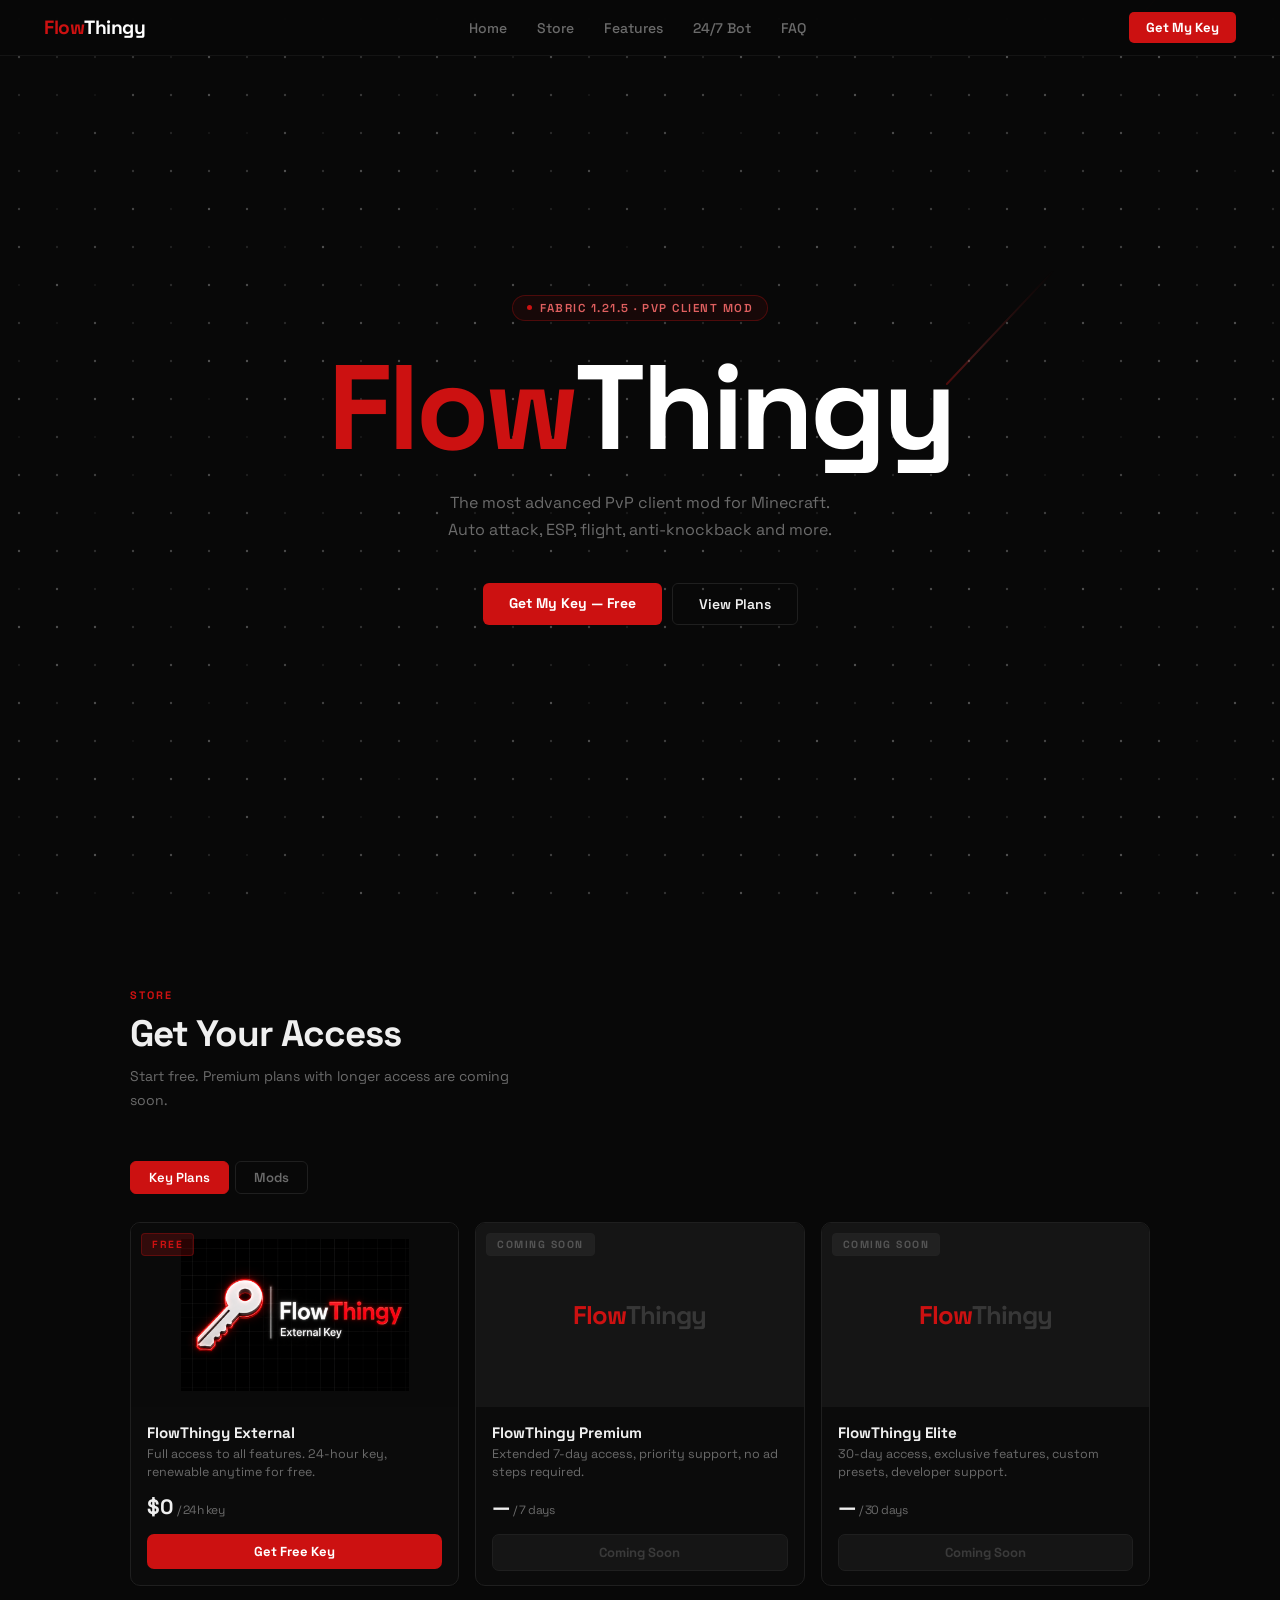
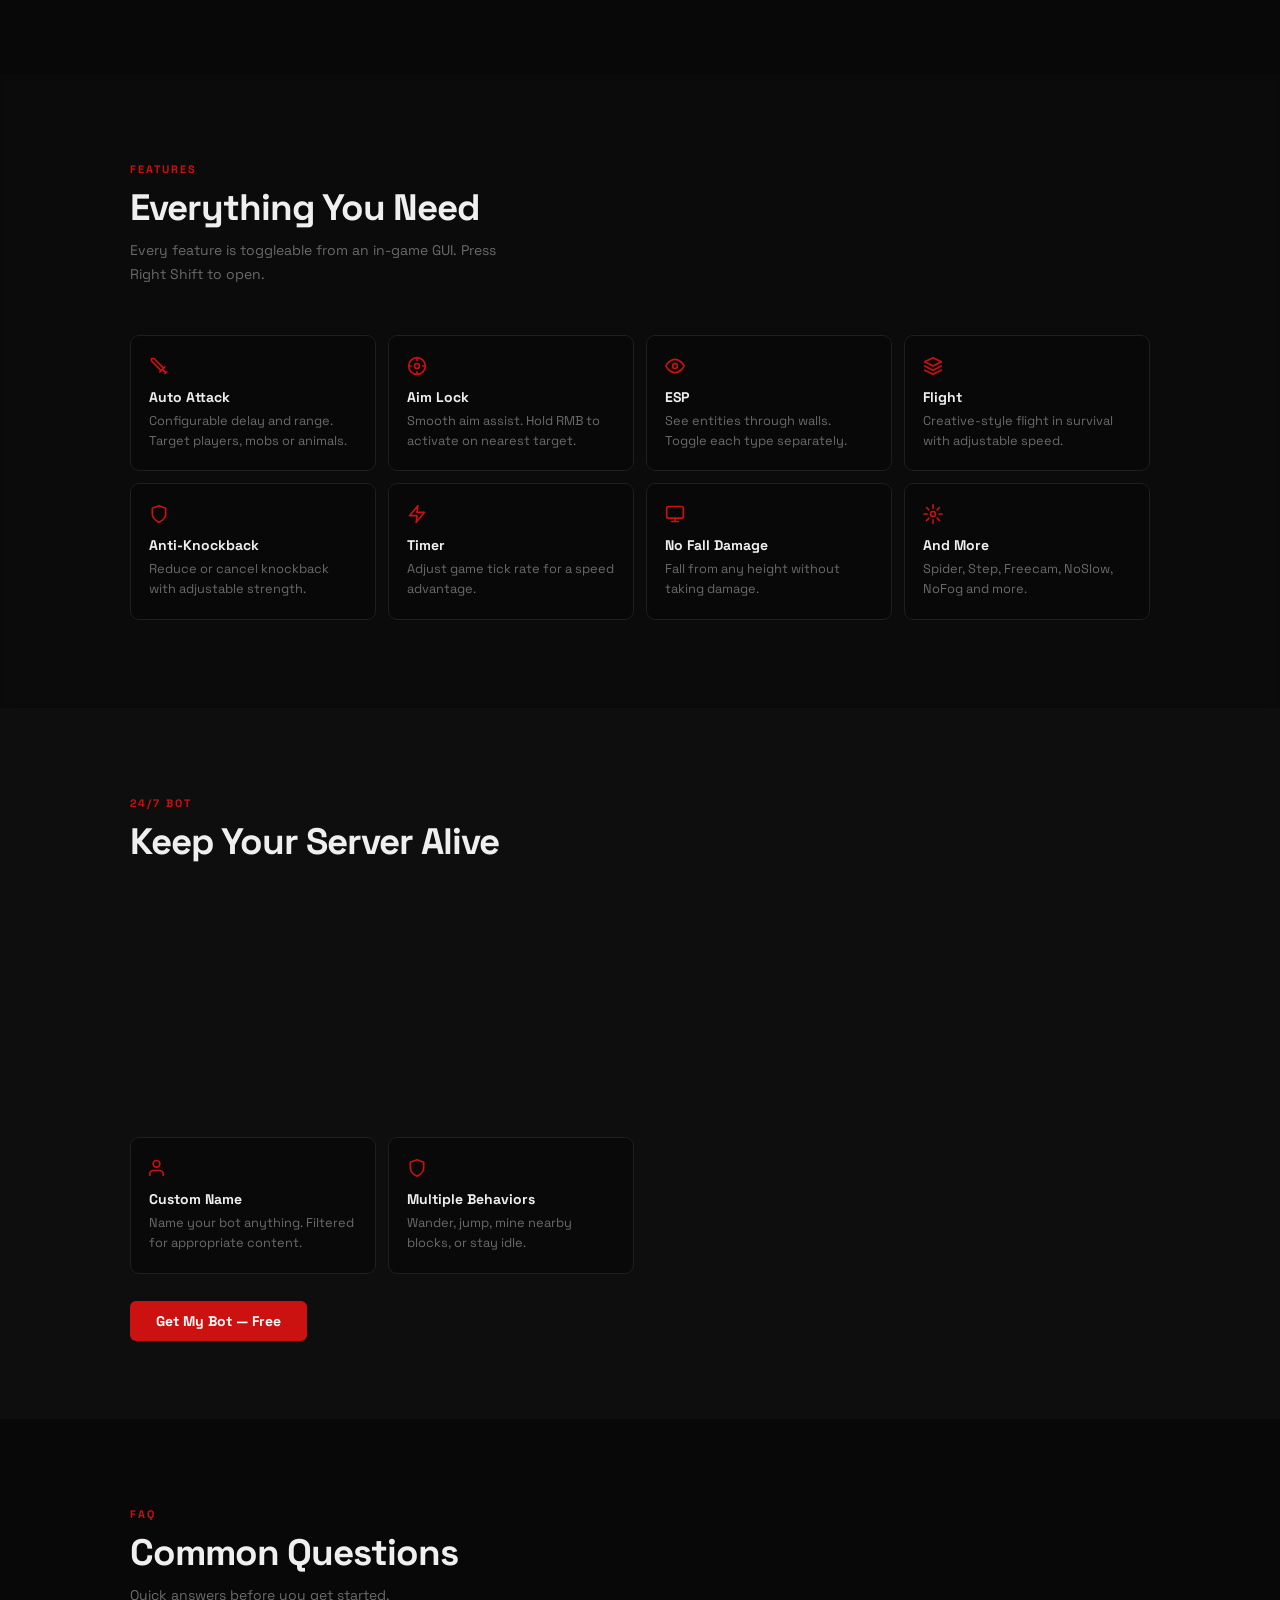
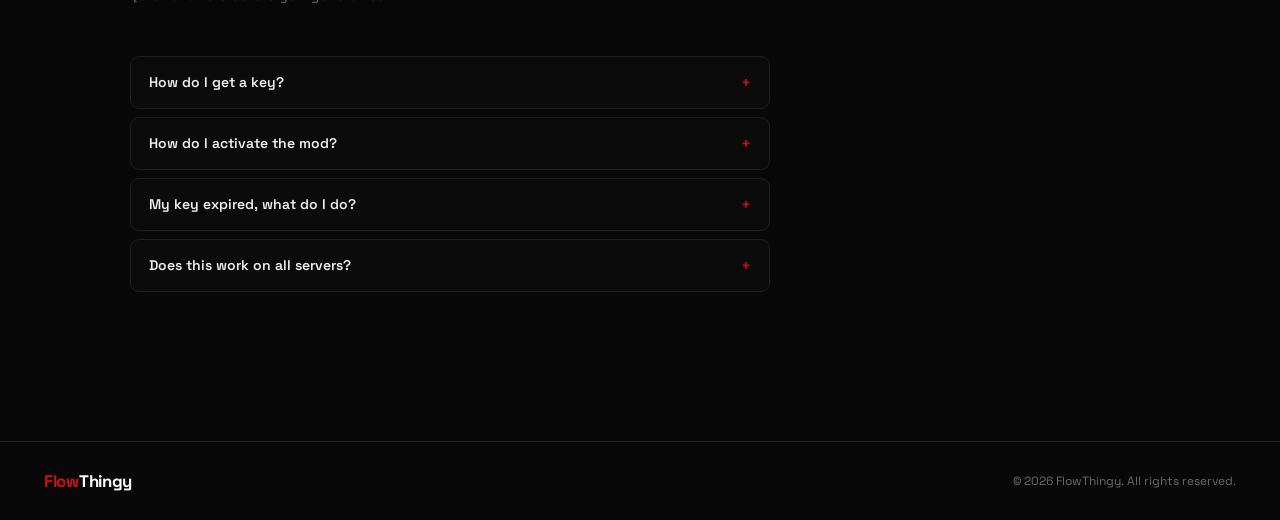
<file: index.html>
<!DOCTYPE html>
<html lang="en">
<head>
<meta charset="UTF-8">
<meta name="viewport" content="width=device-width, initial-scale=1">
<title>FlowThingy — PvP Client Mod</title>
<link rel="preconnect" href="https://fonts.googleapis.com">
<link href="https://fonts.googleapis.com/css2?family=Space+Grotesk:wght@400;500;600;700&family=JetBrains+Mono:wght@400;700&display=swap" rel="stylesheet">
<style>
*, *::before, *::after { box-sizing: border-box; margin: 0; padding: 0; }

:root {
  --red:   #cc1111;
  --red2:  #e52222;
  --bg:    #080808;
  --bg2:   #0e0e0e;
  --bg3:   #151515;
  --line:  #1f1f1f;
  --text:  #efefef;
  --sub:   #6b6b6b;
}

html { scroll-behavior: smooth; }
body { font-family: 'Space Grotesk', sans-serif; background: var(--bg); color: var(--text); overflow-x: hidden; }

/* --- CANVAS BG --- */
#bg-canvas {
  position: fixed; inset: 0; z-index: 0;
  pointer-events: none;
}

/* --- NAV --- */
nav {
  position: fixed; top: 0; left: 0; right: 0; z-index: 50;
  height: 56px; padding: 0 44px;
  display: flex; align-items: center; justify-content: space-between;
  background: rgba(8,8,8,0.80); backdrop-filter: blur(14px);
  border-bottom: 1px solid rgba(255,255,255,0.05);
}
.logo { font-size: 1.2rem; font-weight: 900; text-decoration: none; letter-spacing: -0.5px; }
.logo .f { color: var(--red); }
.logo .t { color: #fff; }

.nav-mid { display: flex; gap: 30px; list-style: none; }
.nav-mid a { color: var(--sub); text-decoration: none; font-size: 0.875rem; font-weight: 500; transition: color .15s; }
.nav-mid a:hover { color: var(--text); }

.nav-btn { background: var(--red); color: #fff; padding: 7px 17px; border-radius: 5px; font-size: 0.82rem; font-weight: 700; text-decoration: none; transition: background .15s; }
.nav-btn:hover { background: var(--red2); }

/* --- HERO --- */
.hero {
  position: relative; z-index: 1;
  min-height: 100vh;
  display: flex; flex-direction: column; align-items: center; justify-content: center;
  text-align: center; padding: 100px 20px 80px;
}

.hero-tag {
  display: inline-flex; align-items: center; gap: 8px;
  border: 1px solid rgba(204,17,17,0.3);
  background: rgba(204,17,17,0.08);
  color: #e06060; font-size: 0.72rem; font-weight: 600;
  letter-spacing: 1.5px; text-transform: uppercase;
  padding: 5px 14px; border-radius: 999px; margin-bottom: 30px;
}
.hero-tag span { width: 5px; height: 5px; border-radius: 50%; background: var(--red); display: inline-block; }

.hero-title {
  font-size: clamp(3.8rem, 10vw, 7.5rem);
  font-weight: 900; letter-spacing: -4px; line-height: .95;
  margin-bottom: 24px;
}
.hero-title .f { color: var(--red); }
.hero-title .t { color: #fff; }

.hero-sub {
  font-size: 1rem; color: var(--sub); max-width: 400px;
  line-height: 1.7; margin-bottom: 40px;
}

.hero-btns { display: flex; gap: 10px; justify-content: center; flex-wrap: wrap; }
.btn-r { background: var(--red); color: #fff; padding: 11px 26px; border-radius: 6px; font-size: 0.875rem; font-weight: 700; text-decoration: none; transition: background .15s; }
.btn-r:hover { background: var(--red2); }
.btn-g { background: transparent; color: var(--text); padding: 11px 26px; border-radius: 6px; font-size: 0.875rem; font-weight: 600; text-decoration: none; border: 1px solid var(--line); transition: border-color .15s; }
.btn-g:hover { border-color: #333; }

/* --- SECTIONS --- */
section { position: relative; z-index: 1; padding: 88px 20px; }
.wrap { max-width: 1020px; margin: 0 auto; }

.s-tag { font-size: 0.68rem; font-weight: 700; text-transform: uppercase; letter-spacing: 2px; color: var(--red); margin-bottom: 8px; }
.s-h { font-size: clamp(1.6rem, 3vw, 2.3rem); font-weight: 800; letter-spacing: -1px; margin-bottom: 8px; }
.s-p { font-size: 0.875rem; color: var(--sub); max-width: 400px; line-height: 1.7; margin-bottom: 48px; }

/* --- STORE --- */
#store { background: transparent; }

.products {
  display: grid;
  grid-template-columns: repeat(auto-fill, minmax(260px, 1fr));
  gap: 16px;
}

.product-card {
  border: 1px solid var(--line);
  border-radius: 10px;
  overflow: hidden;
  background: rgba(14,14,14,0.7);
  backdrop-filter: blur(6px);
  transition: border-color .2s, transform .2s;
}
.product-card:hover {
  border-color: #2e2e2e;
  transform: translateY(-3px);
}

.product-img {
  width: 100%; aspect-ratio: 16/9;
  background: var(--bg3);
  display: flex; align-items: center; justify-content: center;
  position: relative; overflow: hidden;
}
.product-img svg { opacity: 0.15; }
.product-img .product-label {
  position: absolute;
  font-size: 0.65rem; font-weight: 700;
  text-transform: uppercase; letter-spacing: 1.5px;
  padding: 4px 10px; border-radius: 4px;
  top: 10px; left: 10px;
}
.product-img .product-label.free { background: rgba(204,17,17,0.2); color: var(--red); border: 1px solid rgba(204,17,17,0.3); }
.product-img .product-label.soon { background: rgba(255,255,255,0.05); color: #555; border: 1px solid #222; }

.product-img .product-logo {
  font-size: 1.6rem; font-weight: 900; letter-spacing: -1px;
}
.product-img .product-logo .f { color: var(--red); }
.product-img .product-logo .t { color: rgba(255,255,255,0.15); }

.product-body { padding: 16px 16px 14px; }
.product-name { font-size: 0.95rem; font-weight: 700; margin-bottom: 3px; }
.product-desc { font-size: 0.78rem; color: var(--sub); margin-bottom: 12px; line-height: 1.5; }
.product-price { font-size: 1.3rem; font-weight: 800; letter-spacing: -0.5px; margin-bottom: 14px; }
.product-price .sub { font-size: 0.75rem; font-weight: 400; color: var(--sub); }

.product-btn {
  display: block; text-align: center;
  padding: 9px; border-radius: 7px;
  font-size: 0.82rem; font-weight: 700;
  text-decoration: none; transition: background .15s;
}
.product-btn.active { background: var(--red); color: #fff; }
.product-btn.active:hover { background: var(--red2); }
.product-btn.disabled { background: var(--bg3); color: #3a3a3a; border: 1px solid var(--line); pointer-events: none; cursor: default; }

/* store tabs */
.store-tabs {
  display: flex; gap: 6px; margin-bottom: 28px;
}
.store-tab {
  background: transparent; border: 1px solid var(--line);
  color: var(--sub); padding: 7px 18px; border-radius: 6px;
  font-size: 0.82rem; font-weight: 600;
  font-family: 'Space Grotesk', sans-serif;
  cursor: pointer; transition: all .15s;
}
.store-tab:hover { border-color: #333; color: var(--text); }
.store-tab.active { background: var(--red); border-color: var(--red); color: #fff; }
#features { background: rgba(14,14,14,0.5); backdrop-filter: blur(4px); }

.feats { display: grid; grid-template-columns: repeat(auto-fit, minmax(210px,1fr)); gap: 12px; }
.feat {
  border: 1px solid var(--line); border-radius: 9px;
  padding: 20px 18px;
  background: rgba(8,8,8,0.6);
  backdrop-filter: blur(4px);
  transition: border-color .2s;
}
.feat:hover { border-color: #282828; }
.feat-i { margin-bottom: 12px; display: flex; align-items: center; }
.feat-n { font-size: 0.875rem; font-weight: 700; margin-bottom: 5px; }
.feat-d { font-size: 0.8rem; color: var(--sub); line-height: 1.55; }

/* --- FAQ --- */
#faq { background: transparent; }

.faq-list { max-width: 640px; display: flex; flex-direction: column; gap: 8px; }
.faq-item { border: 1px solid var(--line); border-radius: 9px; overflow: hidden; background: rgba(14,14,14,0.6); backdrop-filter: blur(4px); }
.faq-q { padding: 15px 18px; font-size: 0.875rem; font-weight: 600; cursor: pointer; display: flex; justify-content: space-between; align-items: center; gap: 10px; user-select: none; }
.faq-icon { color: var(--red); font-size: 1rem; transition: transform .2s; flex-shrink: 0; }
.faq-item.open .faq-icon { transform: rotate(45deg); }
.faq-a { display: none; padding: 0 18px 15px; font-size: 0.82rem; color: var(--sub); line-height: 1.65; }
.faq-item.open .faq-a { display: block; }

/* --- ANIMATIONS --- */
@keyframes fadeUp {
  from { opacity: 0; transform: translateY(28px); }
  to   { opacity: 1; transform: translateY(0); }
}
@keyframes fadeIn {
  from { opacity: 0; }
  to   { opacity: 1; }
}
@keyframes pulse {
  0%, 100% { box-shadow: 0 0 0 0 rgba(204,17,17,0.5); }
  50%       { box-shadow: 0 0 0 10px rgba(204,17,17,0); }
}

.hero-tag    { animation: fadeIn  .6s ease both; animation-delay: .1s; opacity: 0; }
.hero-title  { animation: fadeUp  .7s ease both; animation-delay: .25s; opacity: 0; }
.hero-sub    { animation: fadeUp  .7s ease both; animation-delay: .4s; opacity: 0; }
.hero-btns   { animation: fadeUp  .7s ease both; animation-delay: .55s; opacity: 0; }

.btn-r { animation: pulse 2.5s ease-in-out 1.5s infinite; }

/* scroll reveal */
.reveal {
  opacity: 0;
  transform: translateY(24px);
  transition: opacity .6s ease, transform .6s ease;
}
.reveal.visible {
  opacity: 1;
  transform: translateY(0);
}

/* nav link underline */
.nav-mid a {
  position: relative;
}
.nav-mid a::after {
  content: '';
  position: absolute; bottom: -3px; left: 0;
  width: 0; height: 1px;
  background: var(--red);
  transition: width .2s ease;
}
.nav-mid a:hover::after { width: 100%; }

/* card hover glow */
.plan:hover  { box-shadow: 0 4px 32px rgba(0,0,0,0.4); }
.plan.hot:hover { box-shadow: 0 4px 32px rgba(204,17,17,0.15); }
.feat:hover  { box-shadow: 0 4px 24px rgba(0,0,0,0.3); }
footer {
  position: relative; z-index: 1;
  border-top: 1px solid var(--line);
  padding: 28px 44px;
  display: flex; align-items: center; justify-content: space-between; flex-wrap: wrap; gap: 10px;
}
.f-logo { font-size: 1.05rem; font-weight: 900; text-decoration: none; letter-spacing: -0.3px; }
.f-logo .f { color: var(--red); }
.f-logo .t { color: #fff; }
footer p { font-size: 0.75rem; color: var(--sub); }
</style>
</head>
<body>

<canvas id="bg-canvas"></canvas>

<nav>
  <a class="logo" href="#"><span class="f">Flow</span><span class="t">Thingy</span></a>
  <ul class="nav-mid">
    <li><a href="#">Home</a></li>
    <li><a href="#store">Store</a></li>
    <li><a href="#features">Features</a></li>
    <li><a href="#bot">24/7 Bot</a></li>
    <li><a href="#faq">FAQ</a></li>
  </ul>
  <a class="nav-btn" href="step1.html">Get My Key</a>
</nav>

<section class="hero">
  <div class="hero-tag"><span></span>Fabric 1.21.5 · PvP Client Mod</div>
  <h1 class="hero-title"><span class="f">Flow</span><span class="t">Thingy</span></h1>
  <p class="hero-sub">The most advanced PvP client mod for Minecraft. Auto attack, ESP, flight, anti-knockback and more.</p>
  <div class="hero-btns">
    <a class="btn-r" href="step1.html">Get My Key — Free</a>
    <a class="btn-g" href="#store">View Plans</a>
  </div>
</section>

<section id="store">
  <div class="wrap">
    <div class="s-tag reveal">Store</div>
    <h2 class="s-h reveal">Get Your Access</h2>
    <p class="s-p reveal">Start free. Premium plans with longer access are coming soon.</p>

    <!-- Category tabs -->
    <div class="store-tabs reveal">
      <button class="store-tab active" onclick="switchTab('keys', this)">Key Plans</button>
      <button class="store-tab" onclick="switchTab('mods', this)">Mods</button>
    </div>

    <!-- Key Plans -->
    <div class="products" id="tab-keys">
      <div class="product-card reveal">
        <div class="product-img" style="background:#0a0a0a;">
          <div class="product-label free">Free</div>
          <img src="LogoFree.png" alt="FlowThingy External" style="width:100%;height:100%;object-fit:contain;display:block;padding:16px;">
        </div>
        <div class="product-body">
          <div class="product-name">FlowThingy External</div>
          <div class="product-desc">Full access to all features. 24-hour key, renewable anytime for free.</div>
          <div class="product-price">$0 <span class="sub">/ 24h key</span></div>
          <a class="product-btn active" href="step1.html">Get Free Key</a>
        </div>
      </div>
      <div class="product-card reveal">
        <div class="product-img">
          <div class="product-label soon">Coming Soon</div>
          <div class="product-logo"><span class="f">Flow</span><span class="t">Thingy</span></div>
        </div>
        <div class="product-body">
          <div class="product-name">FlowThingy Premium</div>
          <div class="product-desc">Extended 7-day access, priority support, no ad steps required.</div>
          <div class="product-price">— <span class="sub">/ 7 days</span></div>
          <a class="product-btn disabled" href="#">Coming Soon</a>
        </div>
      </div>
      <div class="product-card reveal">
        <div class="product-img">
          <div class="product-label soon">Coming Soon</div>
          <div class="product-logo"><span class="f">Flow</span><span class="t">Thingy</span></div>
        </div>
        <div class="product-body">
          <div class="product-name">FlowThingy Elite</div>
          <div class="product-desc">30-day access, exclusive features, custom presets, developer support.</div>
          <div class="product-price">— <span class="sub">/ 30 days</span></div>
          <a class="product-btn disabled" href="#">Coming Soon</a>
        </div>
      </div>
    </div>

    <!-- Mods -->
    <div class="products" id="tab-mods" style="display:none">
      <div class="product-card reveal">
        <div class="product-img" style="background:#0a0a0a;">
          <div class="product-label soon">Coming Soon</div>
          <img src="PVPModLogo.jpg" alt="FlowThingy PVP Client Mod" style="width:100%;height:100%;object-fit:contain;display:block;padding:16px;">
        </div>
        <div class="product-body">
          <div class="product-name">FlowThingy PVP Client Mod</div>
          <div class="product-desc">New mods are in development. Check back soon for more FlowThingy releases.</div>
          <div class="product-price">—</div>
          <a class="product-btn disabled" href="#">Coming Soon</a>
        </div>
      </div>
    </div>

  </div>
</section>

<section id="features">
  <div class="wrap">
    <div class="s-tag reveal">Features</div>
    <h2 class="s-h reveal">Everything You Need</h2>
    <p class="s-p reveal">Every feature is toggleable from an in-game GUI. Press Right Shift to open.</p>
    <div class="feats">
      <div class="feat reveal">
        <div class="feat-i"><svg width="20" height="20" viewBox="0 0 24 24" fill="none" stroke="#cc1111" stroke-width="2" stroke-linecap="round" stroke-linejoin="round"><path d="M14.5 17.5L3 6V3h3l11.5 11.5"/><path d="M13 19l6-6"/><path d="M16 16l4 4"/><path d="M19 21l2-2"/></svg></div>
        <div class="feat-n">Auto Attack</div>
        <div class="feat-d">Configurable delay and range. Target players, mobs or animals.</div>
      </div>
      <div class="feat reveal">
        <div class="feat-i"><svg width="20" height="20" viewBox="0 0 24 24" fill="none" stroke="#cc1111" stroke-width="2" stroke-linecap="round" stroke-linejoin="round"><circle cx="12" cy="12" r="10"/><circle cx="12" cy="12" r="3"/><line x1="12" y1="2" x2="12" y2="5"/><line x1="12" y1="19" x2="12" y2="22"/><line x1="2" y1="12" x2="5" y2="12"/><line x1="19" y1="12" x2="22" y2="12"/></svg></div>
        <div class="feat-n">Aim Lock</div>
        <div class="feat-d">Smooth aim assist. Hold RMB to activate on nearest target.</div>
      </div>
      <div class="feat reveal">
        <div class="feat-i"><svg width="20" height="20" viewBox="0 0 24 24" fill="none" stroke="#cc1111" stroke-width="2" stroke-linecap="round" stroke-linejoin="round"><path d="M1 12s4-8 11-8 11 8 11 8-4 8-11 8-11-8-11-8z"/><circle cx="12" cy="12" r="3"/></svg></div>
        <div class="feat-n">ESP</div>
        <div class="feat-d">See entities through walls. Toggle each type separately.</div>
      </div>
      <div class="feat reveal">
        <div class="feat-i"><svg width="20" height="20" viewBox="0 0 24 24" fill="none" stroke="#cc1111" stroke-width="2" stroke-linecap="round" stroke-linejoin="round"><path d="M12 2L2 7l10 5 10-5-10-5z"/><path d="M2 17l10 5 10-5"/><path d="M2 12l10 5 10-5"/></svg></div>
        <div class="feat-n">Flight</div>
        <div class="feat-d">Creative-style flight in survival with adjustable speed.</div>
      </div>
      <div class="feat reveal">
        <div class="feat-i"><svg width="20" height="20" viewBox="0 0 24 24" fill="none" stroke="#cc1111" stroke-width="2" stroke-linecap="round" stroke-linejoin="round"><path d="M12 22s8-4 8-10V5l-8-3-8 3v7c0 6 8 10 8 10z"/></svg></div>
        <div class="feat-n">Anti-Knockback</div>
        <div class="feat-d">Reduce or cancel knockback with adjustable strength.</div>
      </div>
      <div class="feat reveal">
        <div class="feat-i"><svg width="20" height="20" viewBox="0 0 24 24" fill="none" stroke="#cc1111" stroke-width="2" stroke-linecap="round" stroke-linejoin="round"><polygon points="13 2 3 14 12 14 11 22 21 10 12 10 13 2"/></svg></div>
        <div class="feat-n">Timer</div>
        <div class="feat-d">Adjust game tick rate for a speed advantage.</div>
      </div>
      <div class="feat reveal">
        <div class="feat-i"><svg width="20" height="20" viewBox="0 0 24 24" fill="none" stroke="#cc1111" stroke-width="2" stroke-linecap="round" stroke-linejoin="round"><rect x="2" y="3" width="20" height="14" rx="2"/><path d="M8 21h8M12 17v4"/></svg></div>
        <div class="feat-n">No Fall Damage</div>
        <div class="feat-d">Fall from any height without taking damage.</div>
      </div>
      <div class="feat reveal">
        <div class="feat-i"><svg width="20" height="20" viewBox="0 0 24 24" fill="none" stroke="#cc1111" stroke-width="2" stroke-linecap="round" stroke-linejoin="round"><circle cx="12" cy="12" r="3"/><path d="M12 1v4M12 19v4M4.22 4.22l2.83 2.83M16.95 16.95l2.83 2.83M1 12h4M19 12h4M4.22 19.78l2.83-2.83M16.95 7.05l2.83-2.83"/></svg></div>
        <div class="feat-n">And More</div>
        <div class="feat-d">Spider, Step, Freecam, NoSlow, NoFog and more.</div>
      </div>
    </div>
  </div>
</section>

<section id="bot" style="background:var(--bg2);">
  <div class="wrap">
    <div class="s-tag reveal">24/7 Bot</div>
    <h2 class="s-h reveal">Keep Your Server Alive</h2>
    <p class="s-p reveal">Our bot joins your Aternos server, moves around, and prevents it from going to sleep — completely free.</p>
    <div class="feats">
      <div class="feat reveal">
        <div class="feat-i"><svg width="20" height="20" viewBox="0 0 24 24" fill="none" stroke="#cc1111" stroke-width="2" stroke-linecap="round" stroke-linejoin="round"><circle cx="12" cy="12" r="10"/><polyline points="12 6 12 12 16 14"/></svg></div>
        <div class="feat-n">Always Online</div>
        <div class="feat-d">Stays connected 24/7 so your server never goes to sleep.</div>
      </div>
      <div class="feat reveal">
        <div class="feat-i"><svg width="20" height="20" viewBox="0 0 24 24" fill="none" stroke="#cc1111" stroke-width="2" stroke-linecap="round" stroke-linejoin="round"><path d="M3 9l9-7 9 7v11a2 2 0 0 1-2 2H5a2 2 0 0 1-2-2z"/><polyline points="9 22 9 12 15 12 15 22"/></svg></div>
        <div class="feat-n">Custom Spawn</div>
        <div class="feat-d">Set exact X/Z coordinates where the bot should spawn and stay.</div>
      </div>
      <div class="feat reveal">
        <div class="feat-i"><svg width="20" height="20" viewBox="0 0 24 24" fill="none" stroke="#cc1111" stroke-width="2" stroke-linecap="round" stroke-linejoin="round"><polygon points="13 2 3 14 12 14 11 22 21 10 12 10 13 2"/></svg></div>
        <div class="feat-n">Auto Reconnect</div>
        <div class="feat-d">Kicked or disconnected? The bot reconnects automatically within seconds.</div>
      </div>
      <div class="feat reveal">
        <div class="feat-i"><svg width="20" height="20" viewBox="0 0 24 24" fill="none" stroke="#cc1111" stroke-width="2" stroke-linecap="round" stroke-linejoin="round"><rect x="2" y="3" width="20" height="14" rx="2"/><path d="M8 21h8M12 17v4"/></svg></div>
        <div class="feat-n">Dashboard</div>
        <div class="feat-d">Owner-only dashboard to start, stop, and monitor in real time.</div>
      </div>
      <div class="feat reveal">
        <div class="feat-i"><svg width="20" height="20" viewBox="0 0 24 24" fill="none" stroke="#cc1111" stroke-width="2" stroke-linecap="round" stroke-linejoin="round"><path d="M17 21v-2a4 4 0 0 0-4-4H5a4 4 0 0 0-4 4v2"/><circle cx="9" cy="7" r="4"/></svg></div>
        <div class="feat-n">Custom Name</div>
        <div class="feat-d">Name your bot anything. Filtered for appropriate content.</div>
      </div>
      <div class="feat reveal">
        <div class="feat-i"><svg width="20" height="20" viewBox="0 0 24 24" fill="none" stroke="#cc1111" stroke-width="2" stroke-linecap="round" stroke-linejoin="round"><path d="M12 22s8-4 8-10V5l-8-3-8 3v7c0 6 8 10 8 10z"/></svg></div>
        <div class="feat-n">Multiple Behaviors</div>
        <div class="feat-d">Wander, jump, mine nearby blocks, or stay idle.</div>
      </div>
    </div>
    <div style="margin-top:36px">
      <a class="btn-r reveal" href="bot.html">Get My Bot — Free</a>
    </div>
  </div>
</section>

<section id="faq">
  <div class="wrap">
    <div class="s-tag reveal">FAQ</div>
    <h2 class="s-h reveal">Common Questions</h2>
    <p class="s-p reveal">Quick answers before you get started.</p>
    <div class="faq-list">
      <div class="faq-item reveal">
        <div class="faq-q">How do I get a key? <span class="faq-icon">+</span></div>
        <div class="faq-a">Click "Get My Key", enter your Minecraft username and complete 4 short steps. Your key is generated instantly and lasts 24 hours.</div>
      </div>
      <div class="faq-item reveal">
        <div class="faq-q">How do I activate the mod? <span class="faq-icon">+</span></div>
        <div class="faq-a">Launch Minecraft with the mod installed. An activation screen appears automatically. Paste your key and hit Activate.</div>
      </div>
      <div class="faq-item reveal">
        <div class="faq-q">My key expired, what do I do? <span class="faq-icon">+</span></div>
        <div class="faq-a">Just go through the steps again to get a fresh 24-hour key. It's always free.</div>
      </div>
      <div class="faq-item reveal">
        <div class="faq-q">Does this work on all servers? <span class="faq-icon">+</span></div>
        <div class="faq-a">It works on most servers. Use responsibly and at your own risk.</div>
      </div>
      <div class="faq-item reveal">
        <div class="faq-q">What Minecraft version is supported? <span class="faq-icon">+</span></div>
        <div class="faq-a">Currently Fabric 1.21.5. More versions may be added in the future.</div>
      </div>
    </div>
  </div>
</section>

<footer>
  <a class="f-logo" href="#"><span class="f">Flow</span><span class="t">Thingy</span></a>
  <p>© 2026 FlowThingy. All rights reserved.</p>
</footer>

<script>
// --- moving dot grid background ---
const canvas = document.getElementById('bg-canvas');
const ctx = canvas.getContext('2d');
let W, H, dots = [], meteors = [];
let mouseX = -999, mouseY = -999;
const REPEL = 80;

function resize() {
  W = canvas.width  = window.innerWidth;
  H = canvas.height = window.innerHeight;
}

function initDots() {
  dots = [];
  const cols = Math.floor(W / 38);
  const rows = Math.floor(H / 38);
  for (let x = 0; x <= cols; x++) {
    for (let y = 0; y <= rows; y++) {
      dots.push({
        bx: x * 38 + 19,
        by: y * 38 + 19,
        ox: 0, oy: 0,
        vx: 0, vy: 0,
        alpha: Math.random() * 0.25 + 0.05
      });
    }
  }
}

function spawnMeteor() {
  const len = Math.random() * 120 + 80;
  meteors.push({
    x: Math.random() * W * 1.5,
    y: -20,
    len,
    speed: Math.random() * 6 + 4,
    alpha: Math.random() * 0.5 + 0.3,
    width: Math.random() * 1.5 + 0.5,
    angle: Math.PI / 4 + (Math.random() - 0.5) * 0.2
  });
}

function tick() {
  ctx.clearRect(0, 0, W, H);

  // Spawn meteors randomly
  if (Math.random() < 0.025) spawnMeteor();

  // Draw meteors
  meteors.forEach((m, i) => {
    m.x -= Math.cos(m.angle) * m.speed;
    m.y += Math.sin(m.angle) * m.speed;

    const tx = m.x + Math.cos(m.angle) * m.len;
    const ty = m.y - Math.sin(m.angle) * m.len;

    const grad = ctx.createLinearGradient(m.x, m.y, tx, ty);
    grad.addColorStop(0, `rgba(204,17,17,${m.alpha})`);
    grad.addColorStop(0.3, `rgba(255,80,80,${m.alpha * 0.6})`);
    grad.addColorStop(1, `rgba(204,17,17,0)`);

    ctx.beginPath();
    ctx.moveTo(m.x, m.y);
    ctx.lineTo(tx, ty);
    ctx.strokeStyle = grad;
    ctx.lineWidth = m.width;
    ctx.lineCap = 'round';
    ctx.stroke();

    // Remove if off screen
    if (m.y > H + 50 || m.x < -50) meteors.splice(i, 1);
  });

  // Draw dots
  dots.forEach(d => {
    const ax = d.bx + d.ox;
    const ay = d.by + d.oy;
    const dx = ax - mouseX;
    const dy = ay - mouseY;
    const dist = Math.sqrt(dx * dx + dy * dy);

    if (dist < REPEL && dist > 0) {
      const force = (REPEL - dist) / REPEL;
      d.vx += (dx / dist) * force * 2.5;
      d.vy += (dy / dist) * force * 2.5;
    }

    d.vx += -d.ox * 0.08;
    d.vy += -d.oy * 0.08;
    d.vx *= 0.75;
    d.vy *= 0.75;
    d.ox += d.vx;
    d.oy += d.vy;

    ctx.beginPath();
    ctx.arc(d.bx + d.ox, d.by + d.oy, 1.2, 0, Math.PI * 2);
    ctx.fillStyle = `rgba(255,255,255,${d.alpha})`;
    ctx.fill();
  });

  requestAnimationFrame(tick);
}

window.addEventListener('mousemove', e => { mouseX = e.clientX; mouseY = e.clientY; });
window.addEventListener('mouseleave', () => { mouseX = -999; mouseY = -999; });
window.addEventListener('resize', () => { resize(); initDots(); });
resize(); initDots(); tick();

// --- store tabs ---
function switchTab(tab, btn) {
  document.getElementById('tab-keys').style.display = tab === 'keys' ? 'grid' : 'none';
  document.getElementById('tab-mods').style.display = tab === 'mods' ? 'grid' : 'none';
  document.querySelectorAll('.store-tab').forEach(b => b.classList.remove('active'));
  btn.classList.add('active');
}

// --- scroll reveal ---
const observer = new IntersectionObserver((entries) => {
  entries.forEach((e, i) => {
    if (e.isIntersecting) {
      setTimeout(() => e.target.classList.add('visible'), i * 60);
      observer.unobserve(e.target);
    }
  });
}, { threshold: 0.1 });
document.querySelectorAll('.reveal').forEach(el => observer.observe(el));

// --- FAQ ---
document.querySelectorAll('.faq-q').forEach(q => {
  q.addEventListener('click', () => {
    const item = q.parentElement;
    const was = item.classList.contains('open');
    document.querySelectorAll('.faq-item').forEach(i => i.classList.remove('open'));
    if (!was) item.classList.add('open');
  });
});
</script>
</body>
</html>
</file>
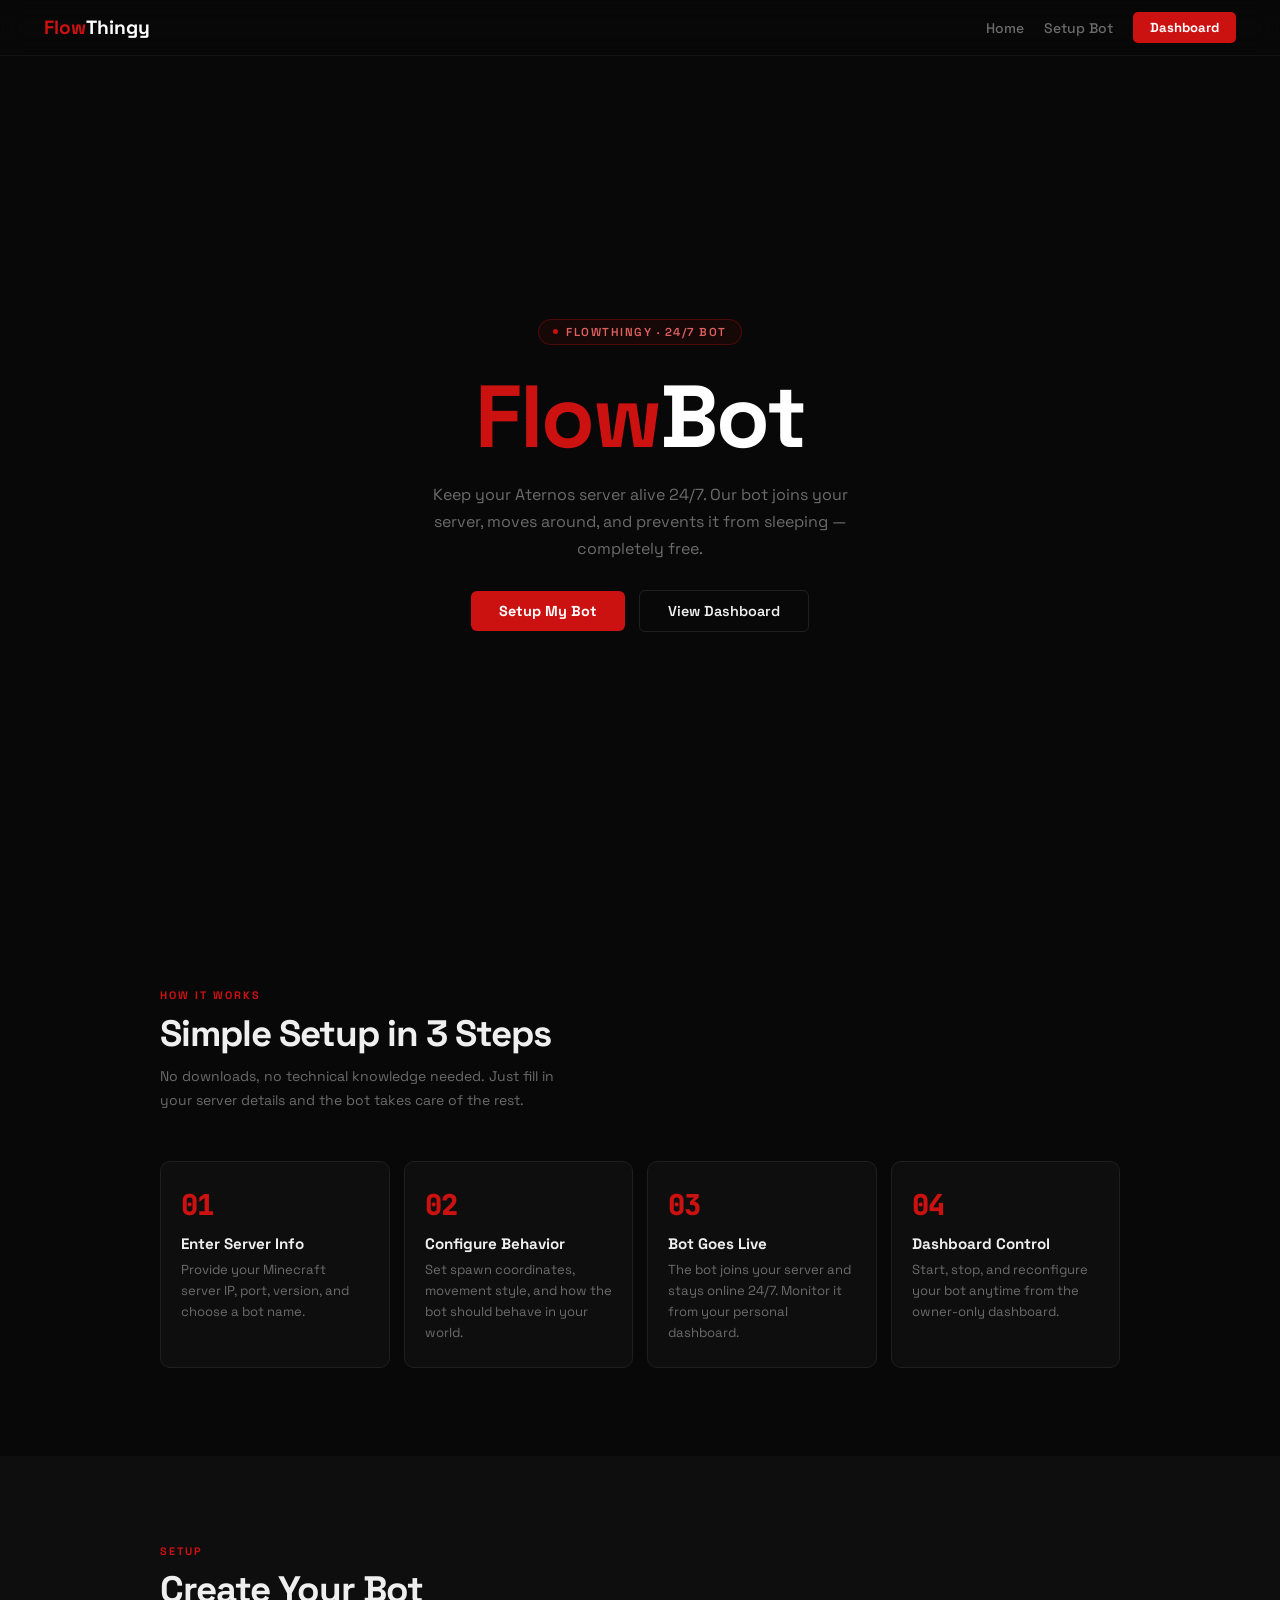
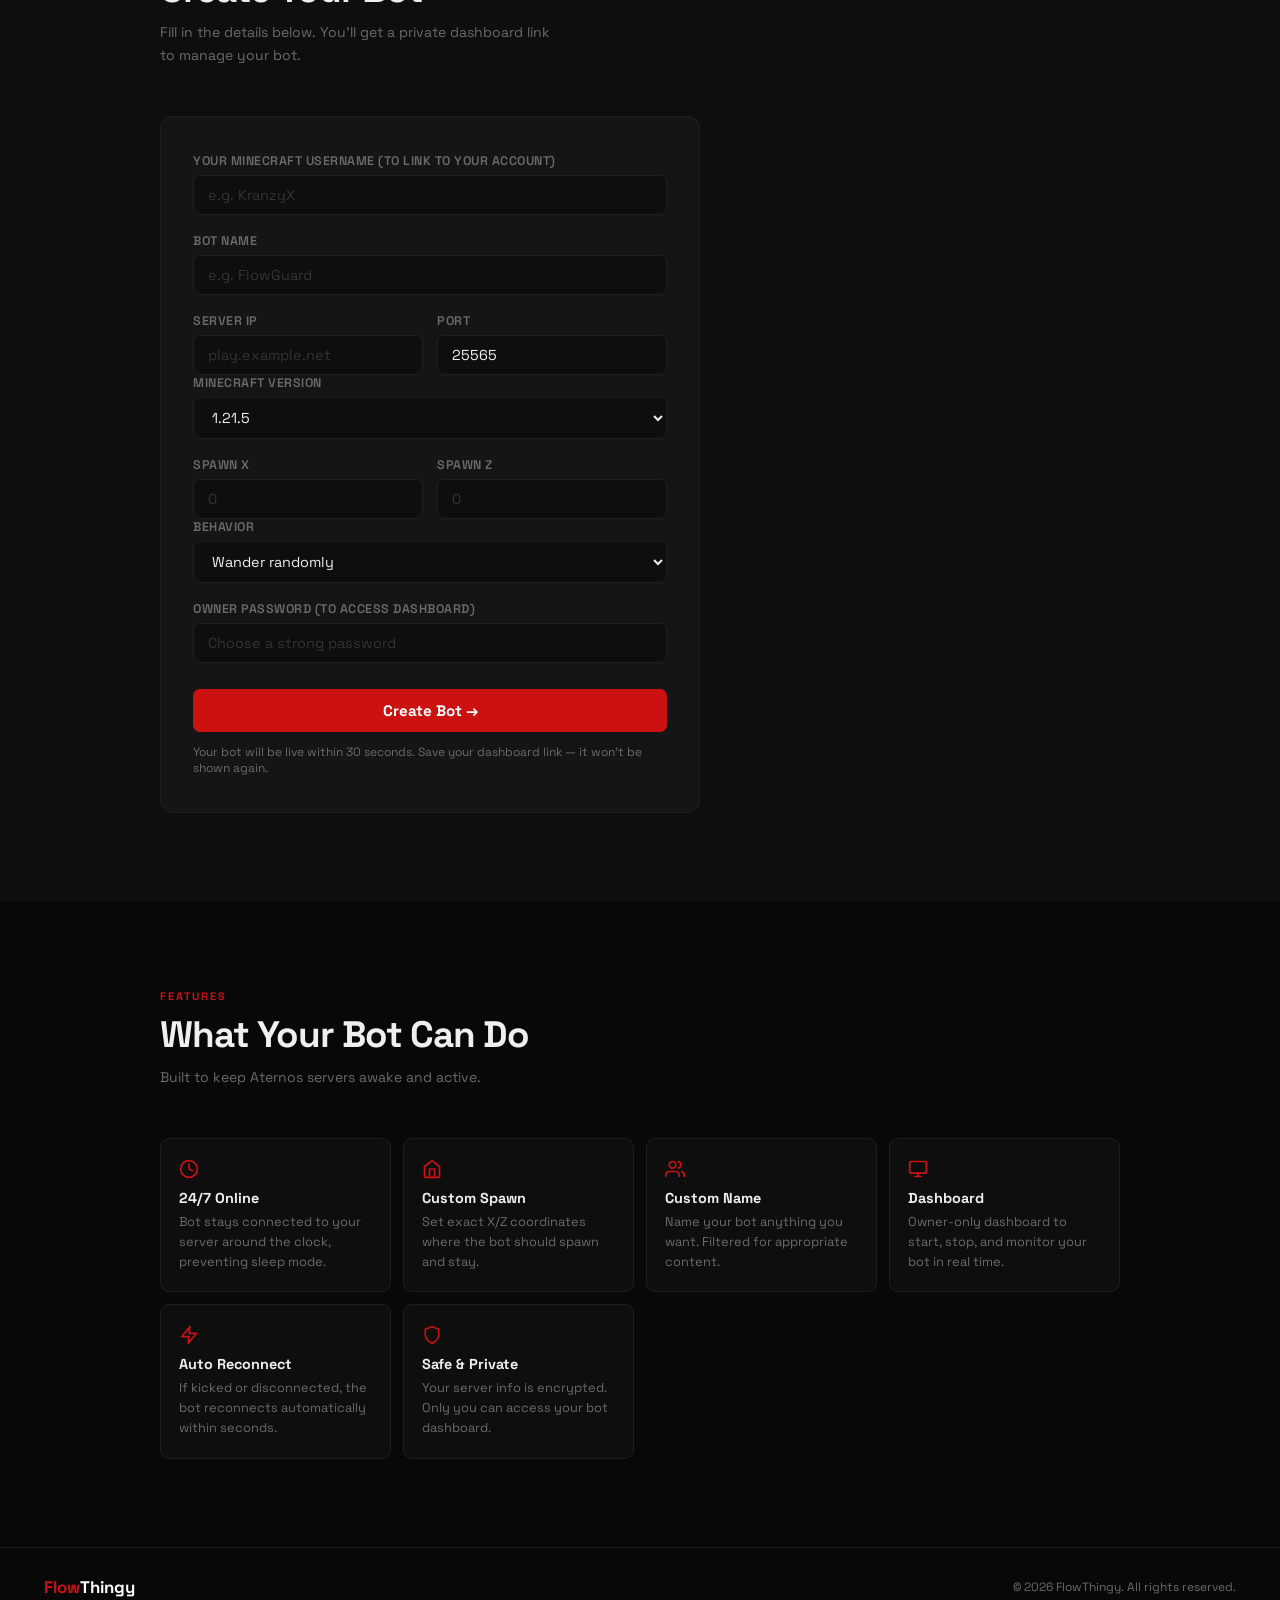
<file: bot.html>
<!DOCTYPE html>
<html lang="en">
<head>
<meta charset="UTF-8">
<meta name="viewport" content="width=device-width, initial-scale=1">
<title>FlowThingy — 24/7 Bot</title>
<link rel="preconnect" href="https://fonts.googleapis.com">
<link href="https://fonts.googleapis.com/css2?family=Space+Grotesk:wght@400;500;600;700&family=JetBrains+Mono:wght@400;700&display=swap" rel="stylesheet">
<style>
*, *::before, *::after { box-sizing: border-box; margin: 0; padding: 0; }
:root {
  --red:   #cc1111; --red2: #e52222;
  --bg:    #080808; --bg2: #0e0e0e; --bg3: #151515;
  --line:  #1f1f1f; --text: #efefef; --sub: #6b6b6b;
}
html { scroll-behavior: smooth; }
body { font-family: 'Space Grotesk', sans-serif; background: var(--bg); color: var(--text); }

nav {
  position: fixed; top: 0; left: 0; right: 0; z-index: 50;
  height: 56px; padding: 0 44px;
  display: flex; align-items: center; justify-content: space-between;
  background: rgba(8,8,8,0.88); backdrop-filter: blur(12px);
  border-bottom: 1px solid rgba(255,255,255,0.05);
}
.logo { font-size: 1.2rem; font-weight: 800; text-decoration: none; }
.logo .f { color: var(--red); } .logo .t { color: #fff; }
.nav-btn { background: var(--red); color: #fff; padding: 7px 17px; border-radius: 5px; font-size: 0.82rem; font-weight: 700; text-decoration: none; }
.nav-btn:hover { background: var(--red2); }

.hero {
  min-height: 100vh; display: flex; flex-direction: column;
  align-items: center; justify-content: center;
  text-align: center; padding: 100px 20px 60px;
}
.hero-tag {
  display: inline-flex; align-items: center; gap: 8px;
  border: 1px solid rgba(204,17,17,0.3); background: rgba(204,17,17,0.08);
  color: #e06060; font-size: 0.72rem; font-weight: 600;
  letter-spacing: 1.5px; text-transform: uppercase;
  padding: 5px 14px; border-radius: 999px; margin-bottom: 28px;
}
.hero-tag span { width: 5px; height: 5px; border-radius: 50%; background: var(--red); }
.hero h1 { font-size: clamp(2.8rem,7vw,5.5rem); font-weight: 900; letter-spacing: -2px; margin-bottom: 20px; line-height: 1; }
.hero h1 .f { color: var(--red); } .hero h1 .t { color: #fff; }
.hero-sub { font-size: 1rem; color: var(--sub); max-width: 420px; line-height: 1.7; margin-bottom: 38px; }
.btn-r { background: var(--red); color: #fff; padding: 11px 28px; border-radius: 6px; font-size: 0.9rem; font-weight: 700; text-decoration: none; }
.btn-r:hover { background: var(--red2); }
.btn-g { background: transparent; color: var(--text); padding: 11px 28px; border-radius: 6px; font-size: 0.9rem; font-weight: 600; text-decoration: none; border: 1px solid var(--line); margin-left: 10px; }
.btn-g:hover { border-color: #333; }

section { padding: 88px 20px; }
.wrap { max-width: 960px; margin: 0 auto; }
.s-tag { font-size: 0.68rem; font-weight: 700; text-transform: uppercase; letter-spacing: 2px; color: var(--red); margin-bottom: 8px; }
.s-h { font-size: clamp(1.6rem,3vw,2.3rem); font-weight: 800; letter-spacing: -1px; margin-bottom: 8px; }
.s-p { font-size: 0.875rem; color: var(--sub); max-width: 400px; line-height: 1.7; margin-bottom: 48px; }

/* How it works */
.steps { display: grid; grid-template-columns: repeat(auto-fit, minmax(200px,1fr)); gap: 14px; }
.step { background: var(--bg2); border: 1px solid var(--line); border-radius: 10px; padding: 24px 20px; }
.step-num { font-size: 1.8rem; font-weight: 900; color: var(--red); letter-spacing: -1px; margin-bottom: 10px; font-family: 'JetBrains Mono', monospace; }
.step-title { font-size: 0.95rem; font-weight: 700; margin-bottom: 6px; }
.step-desc { font-size: 0.82rem; color: var(--sub); line-height: 1.6; }

/* Setup form */
#setup { background: var(--bg2); }
.form-card { background: var(--bg3); border: 1px solid var(--line); border-radius: 12px; padding: 36px 32px; max-width: 540px; }
.form-row { margin-bottom: 18px; }
label { display: block; font-size: 0.78rem; font-weight: 600; color: var(--sub); margin-bottom: 6px; letter-spacing: 0.5px; text-transform: uppercase; }
input, select {
  width: 100%; padding: 10px 14px;
  background: var(--bg2); border: 1px solid var(--line);
  border-radius: 7px; color: var(--text);
  font-size: 0.9rem; font-family: 'Space Grotesk', sans-serif;
  outline: none; transition: border-color .15s;
}
input:focus, select:focus { border-color: var(--red); }
input::placeholder { color: #333; }
select option { background: var(--bg3); }
.form-row-2 { display: grid; grid-template-columns: 1fr 1fr; gap: 14px; }
.submit-btn {
  width: 100%; padding: 12px; background: var(--red); color: #fff;
  border: none; border-radius: 7px; font-size: 0.95rem; font-weight: 700;
  font-family: 'Space Grotesk', sans-serif; cursor: pointer; transition: background .15s;
  margin-top: 8px;
}
.submit-btn:hover { background: var(--red2); }
.form-note { font-size: 0.75rem; color: var(--sub); margin-top: 12px; }
.form-error { color: #ff5555; font-size: 0.8rem; margin-top: 8px; display: none; }
.form-success { color: #44ff88; font-size: 0.85rem; margin-top: 12px; display: none; }

/* Features */
.feat-grid { display: grid; grid-template-columns: repeat(auto-fit, minmax(200px,1fr)); gap: 12px; }
.feat { background: var(--bg2); border: 1px solid var(--line); border-radius: 9px; padding: 20px 18px; }
.feat-icon { margin-bottom: 10px; }
.feat-icon svg { display: block; }
.feat-name { font-size: 0.9rem; font-weight: 700; margin-bottom: 5px; }
.feat-desc { font-size: 0.8rem; color: var(--sub); line-height: 1.55; }

footer { border-top: 1px solid var(--line); padding: 28px 44px; display: flex; align-items: center; justify-content: space-between; flex-wrap: wrap; gap: 12px; }
.f-logo { font-size: 1.05rem; font-weight: 800; text-decoration: none; }
.f-logo .f { color: var(--red); } .f-logo .t { color: #fff; }
footer p { font-size: 0.75rem; color: var(--sub); }
</style>
</head>
<body>

<nav>
  <a class="logo" href="index.html"><span class="f">Flow</span><span class="t">Thingy</span></a>
  <div style="display:flex;gap:20px;align-items:center;">
    <a href="index.html" style="color:var(--sub);text-decoration:none;font-size:.875rem;font-weight:500;">Home</a>
    <a href="#setup" style="color:var(--sub);text-decoration:none;font-size:.875rem;font-weight:500;">Setup Bot</a>
    <a href="dashboard.html" class="nav-btn">Dashboard</a>
  </div>
</nav>

<section class="hero">
  <div class="hero-tag"><span></span>FlowThingy · 24/7 Bot</div>
  <h1><span class="f">Flow</span><span class="t">Bot</span></h1>
  <p class="hero-sub">Keep your Aternos server alive 24/7. Our bot joins your server, moves around, and prevents it from sleeping — completely free.</p>
  <div>
    <a class="btn-r" href="#setup">Setup My Bot</a>
    <a class="btn-g" href="dashboard.html">View Dashboard</a>
  </div>
</section>

<section id="how">
  <div class="wrap">
    <div class="s-tag">How It Works</div>
    <h2 class="s-h">Simple Setup in 3 Steps</h2>
    <p class="s-p">No downloads, no technical knowledge needed. Just fill in your server details and the bot takes care of the rest.</p>
    <div class="steps">
      <div class="step">
        <div class="step-num">01</div>
        <div class="step-title">Enter Server Info</div>
        <div class="step-desc">Provide your Minecraft server IP, port, version, and choose a bot name.</div>
      </div>
      <div class="step">
        <div class="step-num">02</div>
        <div class="step-title">Configure Behavior</div>
        <div class="step-desc">Set spawn coordinates, movement style, and how the bot should behave in your world.</div>
      </div>
      <div class="step">
        <div class="step-num">03</div>
        <div class="step-title">Bot Goes Live</div>
        <div class="step-desc">The bot joins your server and stays online 24/7. Monitor it from your personal dashboard.</div>
      </div>
      <div class="step">
        <div class="step-num">04</div>
        <div class="step-title">Dashboard Control</div>
        <div class="step-desc">Start, stop, and reconfigure your bot anytime from the owner-only dashboard.</div>
      </div>
    </div>
  </div>
</section>

<section id="setup">
  <div class="wrap">
    <div class="s-tag">Setup</div>
    <h2 class="s-h">Create Your Bot</h2>
    <p class="s-p">Fill in the details below. You'll get a private dashboard link to manage your bot.</p>
    <div class="form-card">
      <div class="form-row">
        <label>Your Minecraft Username (to link to your account)</label>
        <input type="text" id="mcUser" placeholder="e.g. KranzyX" maxlength="32" autocomplete="off">
      </div>
      <div class="form-row">
        <label>Bot Name</label>
        <input type="text" id="botName" placeholder="e.g. FlowGuard" maxlength="16" autocomplete="off">
      </div>
      <div class="form-row-2">
        <div class="form-row" style="margin:0">
          <label>Server IP</label>
          <input type="text" id="serverIp" placeholder="play.example.net" autocomplete="off">
        </div>
        <div class="form-row" style="margin:0">
          <label>Port</label>
          <input type="number" id="serverPort" placeholder="25565" value="25565">
        </div>
      </div>
      <div class="form-row">
        <label>Minecraft Version</label>
        <select id="mcVersion">
          <option value="1.21.5">1.21.5</option>
          <option value="1.21.4">1.21.4</option>
          <option value="1.21.1">1.21.1</option>
          <option value="1.20.4">1.20.4</option>
          <option value="1.20.1">1.20.1</option>
          <option value="1.19.4">1.19.4</option>
          <option value="1.18.2">1.18.2</option>
          <option value="1.16.5">1.16.5</option>
          <option value="1.8.9">1.8.9</option>
        </select>
      </div>
      <div class="form-row-2">
        <div class="form-row" style="margin:0">
          <label>Spawn X</label>
          <input type="number" id="spawnX" placeholder="0">
        </div>
        <div class="form-row" style="margin:0">
          <label>Spawn Z</label>
          <input type="number" id="spawnZ" placeholder="0">
        </div>
      </div>
      <div class="form-row">
        <label>Behavior</label>
        <select id="behavior">
          <option value="wander">Wander randomly</option>
          <option value="jump">Jump randomly</option>
          <option value="mine">Break nearby blocks</option>
          <option value="idle">Stay idle (chat only)</option>
        </select>
      </div>
      <div class="form-row">
        <label>Owner Password (to access dashboard)</label>
        <input type="password" id="ownerPass" placeholder="Choose a strong password">
      </div>
      <div class="form-error" id="formError"></div>
      <button class="submit-btn" onclick="createBot()">Create Bot →</button>
      <div class="form-success" id="formSuccess"></div>
      <p class="form-note">Your bot will be live within 30 seconds. Save your dashboard link — it won't be shown again.</p>
    </div>
  </div>
</section>

<section id="features" style="background:var(--bg)">
  <div class="wrap">
    <div class="s-tag">Features</div>
    <h2 class="s-h">What Your Bot Can Do</h2>
    <p class="s-p">Built to keep Aternos servers awake and active.</p>
    <div class="feat-grid">
      <div class="feat">
        <div class="feat-icon"><svg width="20" height="20" viewBox="0 0 24 24" fill="none" stroke="#cc1111" stroke-width="2" stroke-linecap="round" stroke-linejoin="round"><circle cx="12" cy="12" r="10"/><polyline points="12 6 12 12 16 14"/></svg></div>
        <div class="feat-name">24/7 Online</div>
        <div class="feat-desc">Bot stays connected to your server around the clock, preventing sleep mode.</div>
      </div>
      <div class="feat">
        <div class="feat-icon"><svg width="20" height="20" viewBox="0 0 24 24" fill="none" stroke="#cc1111" stroke-width="2" stroke-linecap="round" stroke-linejoin="round"><path d="M3 9l9-7 9 7v11a2 2 0 0 1-2 2H5a2 2 0 0 1-2-2z"/><polyline points="9 22 9 12 15 12 15 22"/></svg></div>
        <div class="feat-name">Custom Spawn</div>
        <div class="feat-desc">Set exact X/Z coordinates where the bot should spawn and stay.</div>
      </div>
      <div class="feat">
        <div class="feat-icon"><svg width="20" height="20" viewBox="0 0 24 24" fill="none" stroke="#cc1111" stroke-width="2" stroke-linecap="round" stroke-linejoin="round"><path d="M17 21v-2a4 4 0 0 0-4-4H5a4 4 0 0 0-4 4v2"/><circle cx="9" cy="7" r="4"/><path d="M23 21v-2a4 4 0 0 0-3-3.87"/><path d="M16 3.13a4 4 0 0 1 0 7.75"/></svg></div>
        <div class="feat-name">Custom Name</div>
        <div class="feat-desc">Name your bot anything you want. Filtered for appropriate content.</div>
      </div>
      <div class="feat">
        <div class="feat-icon"><svg width="20" height="20" viewBox="0 0 24 24" fill="none" stroke="#cc1111" stroke-width="2" stroke-linecap="round" stroke-linejoin="round"><rect x="2" y="3" width="20" height="14" rx="2"/><path d="M8 21h8M12 17v4"/></svg></div>
        <div class="feat-name">Dashboard</div>
        <div class="feat-desc">Owner-only dashboard to start, stop, and monitor your bot in real time.</div>
      </div>
      <div class="feat">
        <div class="feat-icon"><svg width="20" height="20" viewBox="0 0 24 24" fill="none" stroke="#cc1111" stroke-width="2" stroke-linecap="round" stroke-linejoin="round"><polygon points="13 2 3 14 12 14 11 22 21 10 12 10 13 2"/></svg></div>
        <div class="feat-name">Auto Reconnect</div>
        <div class="feat-desc">If kicked or disconnected, the bot reconnects automatically within seconds.</div>
      </div>
      <div class="feat">
        <div class="feat-icon"><svg width="20" height="20" viewBox="0 0 24 24" fill="none" stroke="#cc1111" stroke-width="2" stroke-linecap="round" stroke-linejoin="round"><path d="M12 22s8-4 8-10V5l-8-3-8 3v7c0 6 8 10 8 10z"/></svg></div>
        <div class="feat-name">Safe & Private</div>
        <div class="feat-desc">Your server info is encrypted. Only you can access your bot dashboard.</div>
      </div>
    </div>
  </div>
</section>

<footer>
  <a class="f-logo" href="#"><span class="f">Flow</span><span class="t">Thingy</span></a>
  <p>© 2026 FlowThingy. All rights reserved.</p>
</footer>

<script>
const SB_URL = "https://azezkzvjpgcvrubbwuep.supabase.co";
const SB_KEY = "eyJhbGciOiJIUzI1NiIsInR5cCI6IkpXVCJ9.eyJpc3MiOiJzdXBhYmFzZSIsInJlZiI6ImF6ZXprenZqcGdjdnJ1YmJ3dWVwIiwicm9sZSI6ImFub24iLCJpYXQiOjE3ODM4NTM0OTQsImV4cCI6MjA5OTQyOTQ5NH0.ZZMvTSubWXui--aiHx1LVtRDHYEKTQGc5sY8RgVLKVQ";

const BAD_WORDS = ['nigger','nigga','fuck','shit','bitch','cunt','faggot','retard','kys','kill'];

function rand(len=12){const c='abcdefghijklmnopqrstuvwxyz0123456789';let s='';for(let i=0;i<len;i++)s+=c[Math.floor(Math.random()*c.length)];return s;}

async function createBot() {
  const err = document.getElementById('formError');
  const suc = document.getElementById('formSuccess');
  err.style.display = 'none'; suc.style.display = 'none';

  const botName   = document.getElementById('botName').value.trim();
  const serverIp  = document.getElementById('serverIp').value.trim();
  const port      = parseInt(document.getElementById('serverPort').value) || 25565;
  const version   = document.getElementById('mcVersion').value;
  const spawnX    = parseInt(document.getElementById('spawnX').value) || 0;
  const spawnZ    = parseInt(document.getElementById('spawnZ').value) || 0;
  const behavior  = document.getElementById('behavior').value;
  const pass      = document.getElementById('ownerPass').value;

  if (!botName || botName.length < 2) { showErr('Bot name must be at least 2 characters.'); return; }
  if (BAD_WORDS.some(w => botName.toLowerCase().includes(w))) { showErr('Bot name contains inappropriate words.'); return; }
  if (!serverIp) { showErr('Server IP is required.'); return; }
  if (!pass || pass.length < 6) { showErr('Password must be at least 6 characters.'); return; }

  const dashId = rand(16);

  const res = await fetch(`${SB_URL}/rest/v1/bots`, {
    method: 'POST',
    headers: { 'Content-Type':'application/json', apikey: SB_KEY, Authorization: `Bearer ${SB_KEY}`, Prefer: 'return=minimal' },
    body: JSON.stringify({
      dash_id: dashId,
      bot_name: botName,
      server_ip: serverIp,
      server_port: port,
      mc_version: version,
      spawn_x: spawnX,
      spawn_z: spawnZ,
      behavior,
      owner_pass: btoa(pass),
      status: 'pending',
      minecraft_user: document.getElementById('mcUser') ? document.getElementById('mcUser').value.trim() : '',
      created_at: new Date().toISOString()
    })
  });

  if (res.ok) {
    const dashUrl = `${window.location.origin}/dashboard.html?id=${dashId}`;

    // Generate config.json for download
    const configData = JSON.stringify({
      bot_name: botName,
      server_ip: serverIp,
      server_port: port,
      mc_version: version,
      spawn_x: spawnX,
      spawn_z: spawnZ,
      behavior,
      dash_id: dashId
    }, null, 2);
    const blob = new Blob([configData], { type: 'application/json' });
    const url  = URL.createObjectURL(blob);

    suc.style.display = 'block';
    suc.innerHTML = `
      ✅ Bot configured!<br><br>
      <b>Step 1 — Download your config:</b><br>
      <a href="${url}" download="config.json" style="display:inline-block;margin:8px 0;background:var(--red);color:#fff;padding:8px 18px;border-radius:5px;text-decoration:none;font-weight:700">⬇ Download config.json</a><br><br>
      <b>Step 2 — Download the bot launcher:</b><br>
      <a href="FlowThingyBot.zip" download style="display:inline-block;margin:8px 0;background:#222;color:#fff;padding:8px 18px;border-radius:5px;text-decoration:none;font-weight:700;border:1px solid #333">⬇ Download FlowThingyBot.exe</a><br><br>
      <b>Step 3:</b> Put <code style="background:#111;padding:2px 6px;border-radius:3px;color:#44aaff">config.json</code> in the same folder as the .exe and run it.<br><br>
      <b>Your dashboard link:</b><br>
      <a href="${dashUrl}" style="color:#44aaff;word-break:break-all;font-size:0.85rem">${dashUrl}</a><br>
      <button onclick="navigator.clipboard.writeText('${dashUrl}');this.textContent='Copied!'" style="margin-top:8px;background:var(--red);color:#fff;border:none;padding:8px 16px;border-radius:5px;cursor:pointer;font-size:0.85rem">Copy Dashboard Link</button>
    `;
  } else {
    const t = await res.text();
    showErr('Error creating bot: ' + t);
  }

  function showErr(msg) { err.textContent = msg; err.style.display = 'block'; }
}
</script>
</body>
</html>
</file>
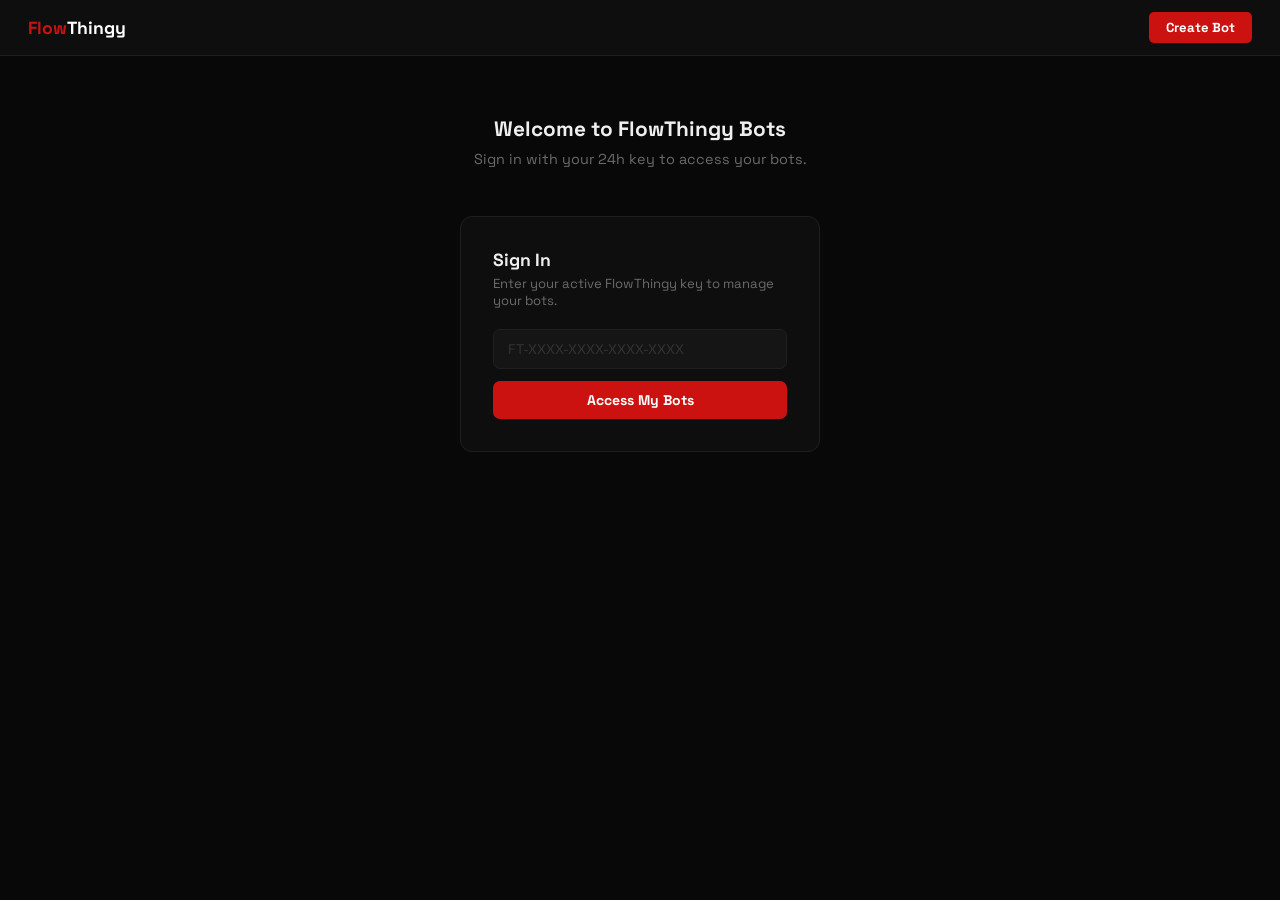
<file: bots.html>
<!DOCTYPE html>
<html lang="en">
<head>
<meta charset="UTF-8">
<meta name="viewport" content="width=device-width, initial-scale=1">
<title>FlowThingy - My Bots</title>
<link href="https://fonts.googleapis.com/css2?family=Space+Grotesk:wght@400;500;600;700&family=JetBrains+Mono:wght@400;700&display=swap" rel="stylesheet">
<style>
*,*::before,*::after{box-sizing:border-box;margin:0;padding:0}
:root{--red:#cc1111;--red2:#e52222;--bg:#080808;--bg2:#0e0e0e;--bg3:#151515;--line:#1f1f1f;--text:#efefef;--sub:#6b6b6b;--green:#3dba72}
body{font-family:'Space Grotesk',sans-serif;background:var(--bg);color:var(--text);min-height:100vh}
nav{height:56px;padding:0 28px;display:flex;align-items:center;justify-content:space-between;background:var(--bg2);border-bottom:1px solid var(--line)}
.logo{font-size:1.1rem;font-weight:800;text-decoration:none}.logo .f{color:var(--red)}.logo .t{color:#fff}
.nav-btn{background:var(--red);color:#fff;padding:7px 17px;border-radius:5px;font-size:.82rem;font-weight:700;text-decoration:none}
.page{max-width:900px;margin:0 auto;padding:60px 20px;text-align:center}
.greeting{font-size:1.3rem;font-weight:700;margin-bottom:8px;color:var(--text)}
.sub{font-size:.9rem;color:var(--sub);margin-bottom:48px}

/* Login form */
.login-card{background:var(--bg2);border:1px solid var(--line);border-radius:12px;padding:32px;max-width:360px;margin:0 auto;text-align:left}
.login-card h2{font-size:1.1rem;font-weight:700;margin-bottom:4px}
.login-card p{font-size:.82rem;color:var(--sub);margin-bottom:20px}
.inp{width:100%;padding:10px 14px;background:var(--bg3);border:1px solid var(--line);border-radius:7px;color:var(--text);font-size:.875rem;font-family:'Space Grotesk',sans-serif;outline:none;margin-bottom:12px;transition:border-color .15s}
.inp:focus{border-color:var(--red)}.inp::placeholder{color:#333}
.btn{width:100%;padding:10px;background:var(--red);color:#fff;border:none;border-radius:7px;font-size:.875rem;font-weight:700;font-family:'Space Grotesk',sans-serif;cursor:pointer}
.btn:hover{background:var(--red2)}
.err{color:#ff5555;font-size:.78rem;margin-bottom:8px;display:none}

/* Bot picker */
#picker{display:none}
.bots-row{display:flex;flex-wrap:wrap;justify-content:center;gap:28px;margin-bottom:40px}
.bot-card{width:100px;cursor:pointer;text-align:center;transition:transform .2s}
.bot-card:hover{transform:translateY(-4px)}
.bot-avatar{width:80px;height:80px;border-radius:50%;background:var(--bg3);border:3px solid var(--line);display:flex;align-items:center;justify-content:center;margin:0 auto 10px;font-size:1.6rem;font-weight:900;transition:border-color .2s;position:relative;overflow:hidden}
.bot-card:hover .bot-avatar{border-color:var(--red)}
.bot-avatar.online{border-color:var(--green)}
.bot-dot{position:absolute;bottom:4px;right:4px;width:14px;height:14px;border-radius:50%;border:2px solid var(--bg3)}
.bot-dot.online{background:var(--green)}.bot-dot.offline{background:#555}.bot-dot.pending{background:#e8a030}
.bot-name{font-size:.78rem;font-weight:600;color:var(--sub)}
.add-bot{width:80px;height:80px;border-radius:50%;background:var(--bg3);border:2px dashed var(--line);display:flex;align-items:center;justify-content:center;margin:0 auto 10px;font-size:1.8rem;color:var(--sub);cursor:pointer;transition:all .2s}
.add-bot:hover{border-color:var(--red);color:var(--red)}
.add-label{font-size:.78rem;color:var(--sub)}
.key-warn{background:rgba(204,17,17,.1);border:1px solid rgba(204,17,17,.3);border-radius:8px;padding:14px 18px;font-size:.82rem;color:#ff8888;margin-bottom:24px;display:none}
.bot-count{font-size:.75rem;color:var(--sub);margin-bottom:24px}
@keyframes fadeUp{from{opacity:0;transform:translateY(16px)}to{opacity:1;transform:translateY(0)}}
.page{animation:fadeUp .4s ease}
</style>
</head>
<body>
<nav>
  <a class="logo" href="index.html"><span class="f">Flow</span><span class="t">Thingy</span></a>
  <a class="nav-btn" href="bot.html">Create Bot</a>
</nav>
<div class="page">
  <!-- Login -->
  <div id="loginSection">
    <div class="greeting">Welcome to FlowThingy Bots</div>
    <p class="sub">Sign in with your 24h key to access your bots.</p>
    <div class="login-card">
      <h2>Sign In</h2>
      <p>Enter your active FlowThingy key to manage your bots.</p>
      <div class="err" id="loginErr"></div>
      <input class="inp" type="text" id="keyInput" placeholder="FT-XXXX-XXXX-XXXX-XXXX" onkeydown="if(event.key==='Enter')signIn()">
      <button class="btn" onclick="signIn()">Access My Bots</button>
    </div>
  </div>

  <!-- Picker -->
  <div id="picker">
    <div class="greeting" id="pickerGreeting">Hello! Select a bot to manage</div>
    <p class="sub" id="pickerSub"></p>
    <div class="key-warn" id="keyWarn">Your key has expired. <a href="step1.html" style="color:var(--red)">Get a new key</a> to create new bots. Existing bots still work.</div>
    <div class="bot-count" id="botCount"></div>
    <div class="bots-row" id="botsRow"></div>
  </div>
</div>

<script>
const SB_URL="https://azezkzvjpgcvrubbwuep.supabase.co";
const SB_KEY="eyJhbGciOiJIUzI1NiIsInR5cCI6IkpXVCJ9.eyJpc3MiOiJzdXBhYmFzZSIsInJlZiI6ImF6ZXprenZqcGdjdnJ1YmJ3dWVwIiwicm9sZSI6ImFub24iLCJpYXQiOjE3ODM4NTM0OTQsImV4cCI6MjA5OTQyOTQ5NH0.ZZMvTSubWXui--aiHx1LVtRDHYEKTQGc5sY8RgVLKVQ";
const MAX_BOTS=10;
let currentKey=null, mcUser=null;

async function signIn(){
  const key=document.getElementById('keyInput').value.trim();
  const err=document.getElementById('loginErr');
  err.style.display='none';
  if(!key){err.textContent='Enter your key.';err.style.display='block';return;}

  // Validate key against Supabase licenses table
  const res=await fetch(`${SB_URL}/rest/v1/licenses?key=eq.${encodeURIComponent(key)}&select=*`,
    {headers:{apikey:SB_KEY,Authorization:`Bearer ${SB_KEY}`}});
  const rows=await res.json();
  if(!rows||rows.length===0){err.textContent='Invalid key.';err.style.display='block';return;}

  const lic=rows[0];
  currentKey=key;
  mcUser=lic.minecraft_user;
  const expired=new Date(lic.expires_at)<new Date();

  document.getElementById('loginSection').style.display='none';
  document.getElementById('picker').style.display='block';
  document.getElementById('pickerGreeting').textContent=`Hello, ${mcUser}! Select a bot to manage`;
  document.getElementById('pickerSub').textContent=expired?'Your key is expired — existing bots still work':'Key valid until '+new Date(lic.expires_at).toLocaleDateString();
  if(expired) document.getElementById('keyWarn').style.display='block';

  loadBots(mcUser, expired);
  localStorage.setItem('ft_bot_key', key);
  localStorage.setItem('ft_bot_user', mcUser);
}

async function loadBots(user, keyExpired){
  const res=await fetch(`${SB_URL}/rest/v1/bots?minecraft_user=eq.${encodeURIComponent(user)}&select=dash_id,bot_name,status,server_ip`,
    {headers:{apikey:SB_KEY,Authorization:`Bearer ${SB_KEY}`}});
  const bots=await res.json()||[];
  document.getElementById('botCount').textContent=`${bots.length} / ${MAX_BOTS} bots`;

  const row=document.getElementById('botsRow');
  row.innerHTML='';

  bots.forEach(bot=>{
    const initials=bot.bot_name.slice(0,2).toUpperCase();
    const hue=Math.abs(bot.bot_name.split('').reduce((a,c)=>a+c.charCodeAt(0),0))%360;
    const card=document.createElement('div');
    card.className='bot-card';
    card.innerHTML=`
      <div class="bot-avatar ${bot.status}" style="background:hsl(${hue},40%,20%)">
        <span style="color:hsl(${hue},80%,70%);font-size:1.3rem">${initials}</span>
        <div class="bot-dot ${bot.status}"></div>
      </div>
      <div class="bot-name">${bot.bot_name}</div>
      <div style="font-size:.68rem;color:var(--sub);margin-top:2px">${bot.server_ip}</div>`;
    card.onclick=()=>window.location.href=`dashboard.html?id=${bot.dash_id}`;
    row.appendChild(card);
  });

  // Add bot button (if under limit and key valid)
  if(!keyExpired && bots.length<MAX_BOTS){
    const addCard=document.createElement('div');
    addCard.className='bot-card';
    addCard.innerHTML=`<div class="add-bot">+</div><div class="add-label">Add Bot</div>`;
    addCard.onclick=()=>window.location.href='bot.html';
    row.appendChild(addCard);
  }
}

// Auto sign in if key saved
window.addEventListener('load',()=>{
  const saved=localStorage.getItem('ft_bot_key');
  if(saved){document.getElementById('keyInput').value=saved;signIn();}
});
</script>
</body>
</html>
</file>
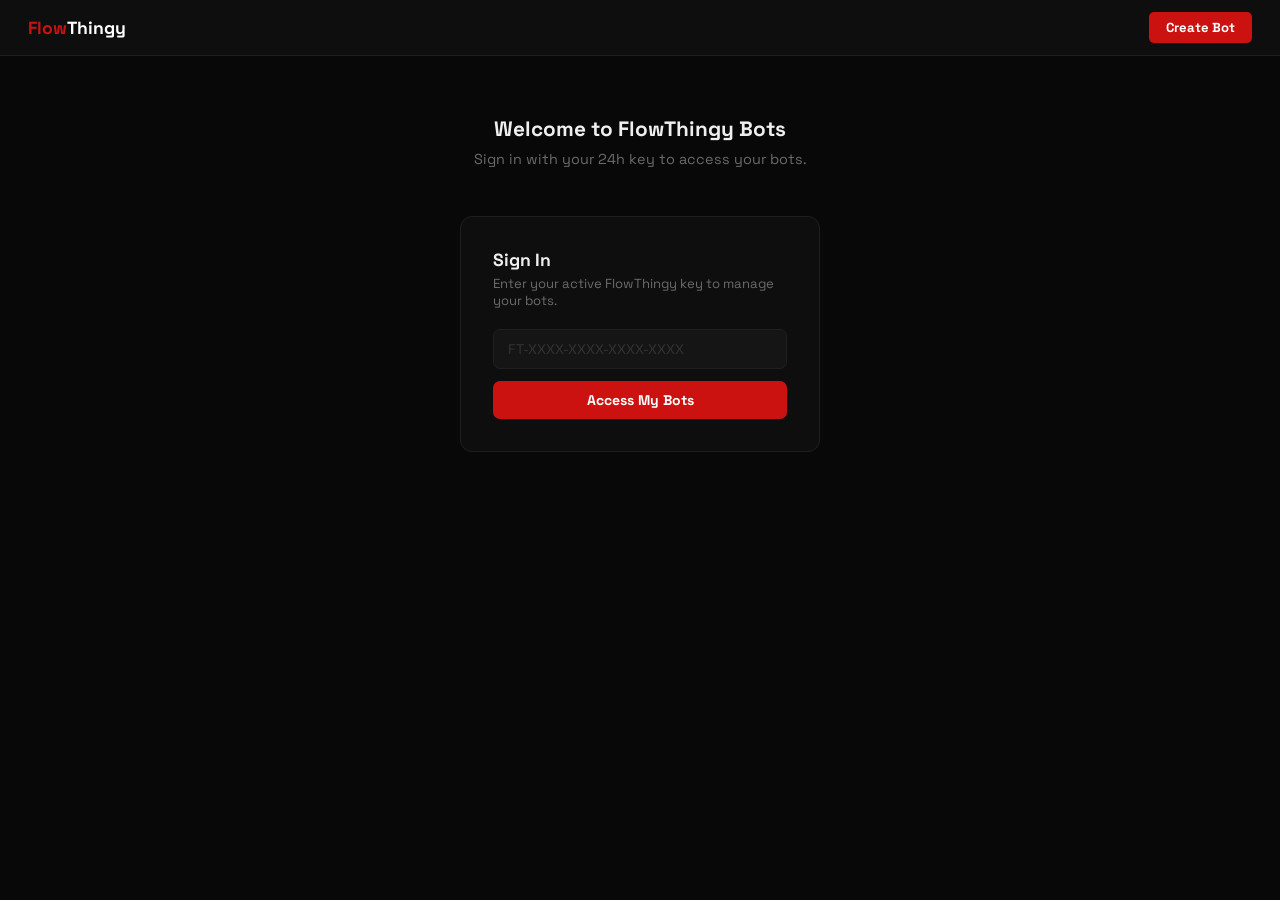
<file: dashboard.html>
<!DOCTYPE html>
<html lang="en">
<head>
<meta charset="UTF-8">
<meta name="viewport" content="width=device-width, initial-scale=1">
<title>FlowThingy Bot Dashboard</title>
<link href="https://fonts.googleapis.com/css2?family=Space+Grotesk:wght@400;500;600;700&family=JetBrains+Mono:wght@400;700&display=swap" rel="stylesheet">
<style>
*,*::before,*::after{box-sizing:border-box;margin:0;padding:0}
:root{--red:#cc1111;--red2:#e52222;--bg:#080808;--bg2:#0e0e0e;--bg3:#151515;--line:#1f1f1f;--text:#efefef;--sub:#6b6b6b;--green:#3dba72;--yellow:#e8a030}
html{scroll-behavior:smooth}
body{font-family:'Space Grotesk',sans-serif;background:var(--bg);color:var(--text);min-height:100vh}

/* NAV */
nav{height:56px;padding:0 28px;display:flex;align-items:center;justify-content:space-between;background:var(--bg2);border-bottom:1px solid var(--line);position:sticky;top:0;z-index:100}
.logo{font-size:1.1rem;font-weight:800;text-decoration:none}.logo .f{color:var(--red)}.logo .t{color:#fff}
.nav-back{color:var(--sub);text-decoration:none;font-size:0.85rem;font-weight:500;transition:color .15s}.nav-back:hover{color:var(--text)}

/* LOGIN */
.login-wrap{min-height:calc(100vh - 56px);display:flex;align-items:center;justify-content:center;padding:20px}
.login-card{background:var(--bg2);border:1px solid var(--line);border-radius:12px;padding:36px 32px;max-width:380px;width:100%;animation:fadeUp .5s ease}
@keyframes fadeUp{from{opacity:0;transform:translateY(20px)}to{opacity:1;transform:translateY(0)}}
.login-card h2{font-size:1.3rem;font-weight:800;margin-bottom:4px}
.login-card p{font-size:0.85rem;color:var(--sub);margin-bottom:24px}
.inp{width:100%;padding:10px 14px;background:var(--bg3);border:1px solid var(--line);border-radius:7px;color:var(--text);font-size:0.9rem;font-family:'Space Grotesk',sans-serif;outline:none;margin-bottom:14px;transition:border-color .15s}
.inp:focus{border-color:var(--red)}
.inp::placeholder{color:#333}
.btn-main{width:100%;padding:11px;background:var(--red);color:#fff;border:none;border-radius:7px;font-size:0.9rem;font-weight:700;font-family:'Space Grotesk',sans-serif;cursor:pointer;transition:background .15s}
.btn-main:hover{background:var(--red2)}
.err{color:#ff5555;font-size:0.8rem;margin-bottom:10px;display:none}

/* DASH LAYOUT */
.dash{display:none;height:calc(100vh - 56px);display:flex}
.sidebar{width:220px;background:var(--bg2);border-right:1px solid var(--line);display:flex;flex-direction:column;padding:16px 0;flex-shrink:0}
.sidebar-bot{padding:16px 16px 12px;border-bottom:1px solid var(--line);margin-bottom:8px}
.sidebar-bot-name{font-size:.95rem;font-weight:700;margin-bottom:2px}
.sidebar-bot-server{font-size:.72rem;color:var(--sub)}
.nav-item{padding:9px 16px;font-size:.85rem;font-weight:500;cursor:pointer;color:var(--sub);border-radius:0;transition:all .15s;display:flex;align-items:center;gap:10px;margin:1px 8px;border-radius:6px}
.nav-item:hover{background:var(--bg3);color:var(--text)}
.nav-item.active{background:rgba(204,17,17,.12);color:var(--red);font-weight:600}
.nav-section{font-size:.65rem;font-weight:700;text-transform:uppercase;letter-spacing:1.5px;color:var(--sub);padding:12px 16px 4px}
.main-content{flex:1;overflow-y:auto;padding:24px}
.main-content::-webkit-scrollbar{width:4px}.main-content::-webkit-scrollbar-thumb{background:#222}

/* BOT HEADER */
.bot-header{display:flex;align-items:flex-start;justify-content:space-between;margin-bottom:24px;flex-wrap:wrap;gap:16px;animation:fadeUp .4s ease}
.bot-title{font-size:1.8rem;font-weight:900;letter-spacing:-1px}
.bot-title .f{color:var(--red)}.bot-title .t{color:#fff}
.status-pill{display:inline-flex;align-items:center;gap:7px;padding:6px 16px;border-radius:999px;font-size:0.78rem;font-weight:700;letter-spacing:.5px}
.status-pill.online{background:rgba(61,186,114,.12);color:var(--green);border:1px solid rgba(61,186,114,.25)}
.status-pill.offline{background:rgba(204,17,17,.12);color:#ff5555;border:1px solid rgba(204,17,17,.25)}
.status-pill.pending{background:rgba(232,160,48,.12);color:var(--yellow);border:1px solid rgba(232,160,48,.25)}
.dot{width:8px;height:8px;border-radius:50%}
.online .dot{background:var(--green);animation:pulse-g 1.5s infinite}
.offline .dot{background:#ff5555}
.pending .dot{background:var(--yellow);animation:pulse-y 1.5s infinite}
@keyframes pulse-g{0%,100%{box-shadow:0 0 0 0 rgba(61,186,114,.4)}50%{box-shadow:0 0 0 6px rgba(61,186,114,0)}}
@keyframes pulse-y{0%,100%{box-shadow:0 0 0 0 rgba(232,160,48,.4)}50%{box-shadow:0 0 0 6px rgba(232,160,48,0)}}
</style>

<style>
/* CARDS GRID */
.grid-3{display:grid;grid-template-columns:repeat(3,1fr);gap:14px;margin-bottom:14px}
.grid-2{display:grid;grid-template-columns:1fr 1fr;gap:14px;margin-bottom:14px}
.card{background:var(--bg2);border:1px solid var(--line);border-radius:10px;padding:20px 18px;animation:fadeUp .5s ease;transition:border-color .2s}
.card:hover{border-color:#2a2a2a}
.card-label{font-size:0.68rem;font-weight:700;text-transform:uppercase;letter-spacing:1.5px;color:var(--sub);margin-bottom:8px}
.card-value{font-size:1.2rem;font-weight:800;font-family:'JetBrains Mono',monospace;letter-spacing:-0.5px}
.card-value.green{color:var(--green)}.card-value.red{color:#ff5555}.card-value.yellow{color:var(--yellow)}

/* CONTROL BUTTONS */
.controls{display:flex;gap:10px;flex-wrap:wrap;margin-bottom:20px;animation:fadeUp .5s ease}
.ctrl{padding:9px 22px;border-radius:6px;font-size:0.85rem;font-weight:700;font-family:'Space Grotesk',sans-serif;cursor:pointer;border:none;transition:all .15s}
.ctrl.start{background:var(--green);color:#000}.ctrl.start:hover{filter:brightness(1.15)}
.ctrl.stop{background:#cc2222;color:#fff}.ctrl.stop:hover{background:#e03333}
.ctrl.restart{background:var(--bg3);color:var(--text);border:1px solid var(--line)}.ctrl.restart:hover{border-color:#444}
.ctrl:disabled{opacity:.35;cursor:default;pointer-events:none}

/* LOG */
.log-box{background:var(--bg3);border:1px solid var(--line);border-radius:8px;padding:14px;height:180px;overflow-y:auto;font-family:'JetBrains Mono',monospace;font-size:0.77rem;line-height:1.65;color:var(--sub);margin-bottom:14px}
.log-box::-webkit-scrollbar{width:4px}.log-box::-webkit-scrollbar-thumb{background:#333;border-radius:2px}
.ll-ok{color:var(--green)}.ll-err{color:#ff5555}.ll-warn{color:var(--yellow)}.ll-info{color:var(--sub)}

/* CONFIG SECTION */
.section-title{font-size:1rem;font-weight:700;margin-bottom:14px;display:flex;align-items:center;gap:8px}
.section-title::after{content:'';flex:1;height:1px;background:var(--line)}
label{display:block;font-size:0.72rem;font-weight:700;text-transform:uppercase;letter-spacing:.5px;color:var(--sub);margin-bottom:5px}
select{width:100%;padding:10px 14px;background:var(--bg3);border:1px solid var(--line);border-radius:7px;color:var(--text);font-size:0.875rem;font-family:'Space Grotesk',sans-serif;outline:none;transition:border-color .15s}
select:focus,select:hover{border-color:var(--red)}
select option{background:var(--bg3)}
.save-btn{padding:10px 24px;background:var(--red);color:#fff;border:none;border-radius:6px;font-size:0.875rem;font-weight:700;font-family:'Space Grotesk',sans-serif;cursor:pointer;transition:background .15s;margin-top:14px}
.save-btn:hover{background:var(--red2)}
.success-msg{color:var(--green);font-size:0.8rem;margin-top:8px;display:none;animation:fadeUp .3s ease}

/* SKIN SECTION */
.skin-grid{display:grid;grid-template-columns:repeat(auto-fill,minmax(80px,1fr));gap:10px;margin-bottom:14px}
.skin-item{background:var(--bg3);border:2px solid var(--line);border-radius:8px;padding:8px;text-align:center;cursor:pointer;transition:border-color .15s}
.skin-item:hover{border-color:var(--red)}
.skin-item.selected{border-color:var(--red);background:rgba(204,17,17,.08)}
.skin-item img{width:48px;height:48px;image-rendering:pixelated;display:block;margin:0 auto 6px}
.skin-item span{font-size:0.7rem;color:var(--sub)}

/* TABS */
.tabs{display:flex;gap:4px;margin-bottom:20px;background:var(--bg2);border:1px solid var(--line);border-radius:8px;padding:4px}
.tab{flex:1;padding:8px;text-align:center;font-size:0.82rem;font-weight:600;cursor:pointer;border-radius:6px;transition:all .15s;color:var(--sub)}
.tab.active{background:var(--red);color:#fff}
.tab-panel{display:none}.tab-panel.active{display:block;animation:fadeUp .3s ease}

@media(max-width:600px){.grid-3,.grid-2{grid-template-columns:1fr}}
</style>

</head>
<body>
<nav>
  <a class="logo" href="index.html"><span class="f">Flow</span><span class="t">Thingy</span></a>
  <a class="nav-back" href="index.html">Back to site</a>
</nav>

<!-- LOGIN -->
<div class="login-wrap" id="loginWrap">
  <div class="login-card">
    <h2>Bot Dashboard</h2>
    <p>Enter your owner password to access your bot.</p>
    <div class="err" id="loginErr"></div>
    <input class="inp" type="password" id="passInput" placeholder="Owner password" onkeydown="if(event.key==='Enter')login()">
    <button class="btn-main" onclick="login()">Access Dashboard</button>
  </div>
</div>

<!-- DASHBOARD -->
<div class="dash" id="dashWrap" style="display:none">
  <!-- Sidebar -->
  <div class="sidebar">
    <div class="sidebar-bot">
      <div class="status-pill pending" id="statusBadge" style="margin-bottom:8px"><span class="dot"></span><span id="statusText">Pending</span></div>
      <div class="sidebar-bot-name" id="dashBotNameTitle">Bot</div>
      <div class="sidebar-bot-server" id="sidebarServer"></div>
    </div>
    <div class="nav-section">Control</div>
    <div class="nav-item active" onclick="switchTab('overview',this)">Overview</div>
    <div class="nav-item" onclick="switchTab('logs',this)">Live Log</div>
    <div class="nav-section">Settings</div>
    <div class="nav-item" onclick="switchTab('config',this)">Configure</div>
    <div class="nav-item" onclick="switchTab('skin',this)">Bot Skin</div>
    <div class="nav-item" onclick="switchTab('info',this)">Info</div>
    <div style="flex:1"></div>
    <div style="padding:12px 8px">
      <a href="bots.html" style="display:block;text-align:center;padding:8px;font-size:.78rem;color:var(--sub);text-decoration:none;border:1px solid var(--line);border-radius:6px">My Bots</a>
    </div>
  </div>

  <!-- Main content -->
  <div class="main-content">
    <!-- Overview tab -->
    <div class="tab-panel active" id="tab-overview">
      <div style="font-size:1.2rem;font-weight:800;margin-bottom:20px" id="overviewTitle">Bot Overview</div>
      <div class="grid-3" style="margin-bottom:20px">
        <div class="card"><div class="card-label">Status</div><div class="card-value" id="statStatusCard">—</div></div>
        <div class="card"><div class="card-label">Uptime</div><div class="card-value green" id="statUptime">00:00:00</div></div>
        <div class="card"><div class="card-label">Server</div><div class="card-value" id="statServer" style="font-size:.82rem">—</div></div>
      </div>
      <div class="grid-3" style="margin-bottom:24px">
        <div class="card"><div class="card-label">Behavior</div><div class="card-value" id="statBehavior">—</div></div>
        <div class="card"><div class="card-label">Spawn</div><div class="card-value" id="statSpawn" style="font-size:.85rem">—</div></div>
        <div class="card"><div class="card-label">Version</div><div class="card-value" id="statVersion">—</div></div>
      </div>
      <div class="section-title">Bot Controls</div>
      <div class="controls">
        <button class="ctrl start" onclick="controlBot('start')">Start Bot</button>
        <button class="ctrl stop"  onclick="controlBot('stop')">Stop Bot</button>
        <button class="ctrl restart" onclick="controlBot('restart')">Restart</button>
      </div>
      <p style="font-size:.78rem;color:var(--sub);margin-top:8px">Controls send commands to the bot exe running on your PC. Make sure the exe is open.</p>
    </div>

    <!-- Log tab -->
    <div class="tab-panel" id="tab-logs">
      <div style="font-size:1.2rem;font-weight:800;margin-bottom:16px">Live Log</div>
      <div class="log-box" id="logBox"><div class="ll-info">Waiting for bot activity...</div></div>
      <p style="font-size:.75rem;color:var(--sub);margin-top:8px">Log refreshes every 4 seconds from Supabase.</p>
    </div>

    <div class="tab-panel" id="tab-config">
      <div style="font-size:1.2rem;font-weight:800;margin-bottom:20px">Configure Bot</div>
      <div class="section-title">Bot Settings</div>
      <div class="grid-2">
        <div><label>Bot Name</label><input class="inp" type="text" id="cfgBotName" maxlength="16" placeholder="FlowBot"></div>
        <div><label>Behavior</label>
          <select id="cfgBehavior">
            <option value="wander">Wander randomly</option>
            <option value="jump">Jump randomly</option>
            <option value="mine">Break nearby blocks</option>
            <option value="idle">Stay idle</option>
          </select>
        </div>
        <div><label>Spawn X</label><input class="inp" type="number" id="cfgSpawnX" placeholder="0"></div>
        <div><label>Spawn Z</label><input class="inp" type="number" id="cfgSpawnZ" placeholder="0"></div>
      </div>
      <div class="section-title" style="margin-top:18px">Server Settings</div>
      <div class="grid-2">
        <div><label>Server IP</label><input class="inp" type="text" id="cfgServerIp" placeholder="play.example.net"></div>
        <div><label>Port</label><input class="inp" type="number" id="cfgPort" placeholder="25565"></div>
        <div><label>MC Version</label>
          <select id="cfgVersion">
            <option value="1.21.5">1.21.5</option><option value="1.21.4">1.21.4</option>
            <option value="1.21.1">1.21.1</option><option value="1.20.4">1.20.4</option>
            <option value="1.20.1">1.20.1</option><option value="1.19.4">1.19.4</option>
            <option value="1.18.2">1.18.2</option><option value="1.8.9">1.8.9</option>
          </select>
        </div>
      </div>
      <button class="save-btn" onclick="saveConfig()">Save and Restart Bot</button>
      <div class="success-msg" id="saveMsg">Saved! Restarting...</div>
    </div>

    <!-- Skin tab -->
    <div class="tab-panel" id="tab-skin">
      <div style="font-size:1.2rem;font-weight:800;margin-bottom:16px">Bot Skin</div>
      <p style="font-size:.85rem;color:var(--sub);margin-bottom:20px">Choose a skin username. The bot joins with this name and uses that player's skin.</p>
      <div class="skin-grid" id="skinGrid"></div>
      <div style="margin-top:16px">
        <label>Custom Username</label>
        <div style="display:flex;gap:10px;margin-top:6px">
          <input class="inp" type="text" id="customSkin" placeholder="Any Minecraft username" style="margin:0;flex:1">
          <button class="save-btn" style="margin:0;white-space:nowrap" onclick="applySkin()">Apply</button>
        </div>
      </div>
      <div class="success-msg" id="skinMsg">Skin applied! Restarting...</div>
    </div>

    <!-- Info tab -->
    <div class="tab-panel" id="tab-info">
      <div style="font-size:1.2rem;font-weight:800;margin-bottom:20px">Bot Info</div>
      <div class="grid-2">
        <div class="card"><div class="card-label">Bot Name</div><div class="card-value" id="infoName">—</div></div>
        <div class="card"><div class="card-label">Server</div><div class="card-value" style="font-size:.82rem" id="infoServer">—</div></div>
        <div class="card"><div class="card-label">Spawn</div><div class="card-value" id="infoSpawn">—</div></div>
        <div class="card"><div class="card-label">Version</div><div class="card-value" id="infoVersion">—</div></div>
        <div class="card"><div class="card-label">Created</div><div class="card-value" style="font-size:.8rem" id="infoCreated">—</div></div>
        <div class="card"><div class="card-label">Bot ID</div><div class="card-value" style="font-size:.68rem;letter-spacing:0" id="infoDashId">—</div></div>
      </div>
      <div style="margin-top:20px">
        <div class="section-title">Re-download Config</div>
        <p style="font-size:.82rem;color:var(--sub);margin-bottom:12px">Need to reinstall? Download your config.json again.</p>
        <button class="save-btn" onclick="downloadConfig()">Download config.json</button>
      </div>
    </div>

  </div><!-- end main-content -->
</div><!-- end dash -->

<script>
const SB_URL="https://azezkzvjpgcvrubbwuep.supabase.co";
const SB_KEY="eyJhbGciOiJIUzI1NiIsInR5cCI6IkpXVCJ9.eyJpc3MiOiJzdXBhYmFzZSIsInJlZiI6ImF6ZXprenZqcGdjdnJ1YmJ3dWVwIiwicm9sZSI6ImFub24iLCJpYXQiOjE3ODM4NTM0OTQsImV4cCI6MjA5OTQyOTQ5NH0.ZZMvTSubWXui--aiHx1LVtRDHYEKTQGc5sY8RgVLKVQ";
const params=new URLSearchParams(window.location.search);
const dashId=params.get('id');
let botData=null, uptimeInterval=null, uptimeSec=0;

const SKINS=[
  {name:'Steve',url:'https://crafatar.com/avatars/8667ba71b85a4004af54457a9734eed7?size=64&overlay'},
  {name:'Alex',url:'https://crafatar.com/avatars/ec561538f3fd461daff5086b22154bce?size=64&overlay'},
  {name:'Notch',url:'https://crafatar.com/avatars/069a79f444e94726a5befca90e38aaf5?size=64&overlay'},
  {name:'Dream',url:'https://crafatar.com/avatars/a8f8b6e7a0894b7abeeef0e7e5c1a8e3?size=64&overlay'},
  {name:'Herobrine',url:'https://crafatar.com/avatars/f84c6a790a4e45e0879bcd49ebd4c4e2?size=64&overlay'},
];

if(!dashId){
  // Redirect to bot picker instead of showing error
  window.location.href='bots.html';
}

async function login(){
  const pass=document.getElementById('passInput').value;
  if(!pass)return;
  const res=await fetch(`${SB_URL}/rest/v1/bots?dash_id=eq.${dashId}&select=*`,{headers:{apikey:SB_KEY,Authorization:`Bearer ${SB_KEY}`}});
  const rows=await res.json();
  if(!rows||rows.length===0){showErr('Bot not found.');return;}
  const bot=rows[0];
  if(bot.owner_pass!==btoa(pass)){showErr('Wrong password.');return;}
  botData=bot;
  document.getElementById('loginWrap').style.display='none';
  document.getElementById('dashWrap').style.display='block';
  loadDash();
  setInterval(refreshStatus,4000);
  startUptimeCounter();
}
function showErr(m){const e=document.getElementById('loginErr');e.textContent=m;e.style.display='block';}

function loadDash(){} // replaced below

function buildSkins(){
  const grid=document.getElementById('skinGrid');
  grid.innerHTML='';
  SKINS.forEach(s=>{
    const d=document.createElement('div');
    d.className='skin-item'+(botData.bot_name===s.name?' selected':'');
    d.innerHTML=`<img src="${s.url}" onerror="this.src='https://crafatar.com/avatars/8667ba71b85a4004af54457a9734eed7?size=64&overlay'"><span>${s.name}</span>`;
    d.onclick=()=>{document.getElementById('customSkin').value=s.name;document.querySelectorAll('.skin-item').forEach(x=>x.classList.remove('selected'));d.classList.add('selected');};
    grid.appendChild(d);
  });
}

async function refreshStatus(){
  const res=await fetch(`${SB_URL}/rest/v1/bots?dash_id=eq.${dashId}&select=status,log`,{headers:{apikey:SB_KEY,Authorization:`Bearer ${SB_KEY}`}});
  const rows=await res.json();
  if(!rows||rows.length===0)return;
  updateStatus(rows[0].status);
  if(rows[0].log)updateLog(rows[0].log);
}

function updateStatus(s){
  const b=document.getElementById('statusBadge'),t=document.getElementById('statusText');
  b.className='status-pill '+s;
  t.textContent=s.charAt(0).toUpperCase()+s.slice(1);
}

function startUptimeCounter(){
  if(uptimeInterval)clearInterval(uptimeInterval);
  uptimeSec=0;
  uptimeInterval=setInterval(()=>{
    if(botData&&document.getElementById('statusText').textContent==='Online'){
      uptimeSec++;
      const h=Math.floor(uptimeSec/3600),m=Math.floor((uptimeSec%3600)/60),s=uptimeSec%60;
      document.getElementById('statUptime').textContent=`${String(h).padStart(2,'0')}:${String(m).padStart(2,'0')}:${String(s).padStart(2,'0')}`;
    }
  },1000);
}
</script>

<script>
function addLog(msg,type='info'){
  const box=document.getElementById('logBox');
  const d=document.createElement('div');
  d.className='ll-'+type;
  d.textContent=`[${new Date().toLocaleTimeString()}] ${msg}`;
  box.appendChild(d);
  box.scrollTop=box.scrollHeight;
}
function updateLog(txt){
  const box=document.getElementById('logBox');
  box.innerHTML='';
  txt.split('\n').filter(Boolean).slice(-50).forEach(l=>{
    const d=document.createElement('div');
    d.className='ll-info'; d.textContent=l; box.appendChild(d);
  });
  box.scrollTop=box.scrollHeight;
}
async function controlBot(action){
  addLog(`Sending ${action} command...`,'warn');
  await fetch(`${SB_URL}/rest/v1/bots?dash_id=eq.${dashId}`,{
    method:'PATCH',
    headers:{'Content-Type':'application/json',apikey:SB_KEY,Authorization:`Bearer ${SB_KEY}`,Prefer:'return=minimal'},
    body:JSON.stringify({command:action,status:action==='stop'?'offline':'pending'})
  });
  updateStatus(action==='stop'?'offline':'pending');
  addLog(`Command sent: ${action}`,'ok');
}
async function saveConfig(){
  const BAD=['nigger','nigga','fuck','shit','bitch','cunt','faggot','retard'];
  const name=document.getElementById('cfgBotName').value.trim();
  if(BAD.some(w=>name.toLowerCase().includes(w))){alert('Bot name contains inappropriate words.');return;}
  const sx=document.getElementById('cfgSpawnX').value;
  const sz=document.getElementById('cfgSpawnZ').value;
  const parsedX=sx===''?botData.spawn_x:parseInt(sx);
  const parsedZ=sz===''?botData.spawn_z:parseInt(sz);
  await fetch(`${SB_URL}/rest/v1/bots?dash_id=eq.${dashId}`,{
    method:'PATCH',
    headers:{'Content-Type':'application/json',apikey:SB_KEY,Authorization:`Bearer ${SB_KEY}`,Prefer:'return=minimal'},
    body:JSON.stringify({
      bot_name:name,
      behavior:document.getElementById('cfgBehavior').value,
      spawn_x:parsedX, spawn_z:parsedZ,
      server_ip:document.getElementById('cfgServerIp').value.trim(),
      server_port:parseInt(document.getElementById('cfgPort').value)||25565,
      mc_version:document.getElementById('cfgVersion').value,
      command:'restart'
    })
  });
  botData.spawn_x=parsedX; botData.spawn_z=parsedZ; botData.bot_name=name;
  document.getElementById('dashBotNameTitle').textContent=name;
  document.getElementById('infoName').textContent=name;
  document.getElementById('infoSpawn').textContent=`X:${parsedX}  Z:${parsedZ}`;
  document.getElementById('statBehavior').textContent=document.getElementById('cfgBehavior').value;
  const msg=document.getElementById('saveMsg');
  msg.style.display='block'; setTimeout(()=>msg.style.display='none',3000);
  addLog('Config saved. Bot restarting with new settings.','ok');
}
async function applySkin(){
  const name=document.getElementById('customSkin').value.trim();
  if(!name){alert('Enter a username.');return;}
  await fetch(`${SB_URL}/rest/v1/bots?dash_id=eq.${dashId}`,{
    method:'PATCH',
    headers:{'Content-Type':'application/json',apikey:SB_KEY,Authorization:`Bearer ${SB_KEY}`,Prefer:'return=minimal'},
    body:JSON.stringify({bot_name:name,command:'restart'})
  });
  botData.bot_name=name;
  document.getElementById('cfgBotName').value=name;
  document.getElementById('dashBotNameTitle').textContent=name;
  document.getElementById('infoName').textContent=name;
  const msg=document.getElementById('skinMsg');
  msg.style.display='block'; setTimeout(()=>msg.style.display='none',3000);
  addLog('Skin/username changed to: '+name+'. Restarting...','ok');
}
function downloadConfig(){
  const data=JSON.stringify({
    bot_name:botData.bot_name,server_ip:botData.server_ip,
    server_port:botData.server_port,mc_version:botData.mc_version,
    spawn_x:botData.spawn_x,spawn_z:botData.spawn_z,
    behavior:botData.behavior,dash_id:botData.dash_id
  },null,2);
  const a=document.createElement('a');
  a.href=URL.createObjectURL(new Blob([data],{type:'application/json'}));
  a.download='config.json'; a.click();
}
function switchTab(name,el){
  document.querySelectorAll('.nav-item').forEach(t=>t.classList.remove('active'));
  document.querySelectorAll('.tab-panel').forEach(p=>p.classList.remove('active'));
  el.classList.add('active');
  document.getElementById('tab-'+name).classList.add('active');
}

function loadDash(){
  document.getElementById('dashBotNameTitle').textContent=botData.bot_name;
  document.getElementById('sidebarServer').textContent=botData.server_ip;
  document.getElementById('statServer').textContent=`${botData.server_ip}:${botData.server_port}`;
  document.getElementById('statBehavior').textContent=botData.behavior;
  document.getElementById('statSpawn').textContent=`X:${botData.spawn_x} Z:${botData.spawn_z}`;
  document.getElementById('statVersion').textContent=botData.mc_version;
  document.getElementById('statStatusCard').textContent=botData.status;
  document.getElementById('cfgBotName').value=botData.bot_name;
  document.getElementById('cfgBehavior').value=botData.behavior;
  document.getElementById('cfgSpawnX').value=botData.spawn_x;
  document.getElementById('cfgSpawnZ').value=botData.spawn_z;
  document.getElementById('cfgServerIp').value=botData.server_ip;
  document.getElementById('cfgPort').value=botData.server_port;
  document.getElementById('cfgVersion').value=botData.mc_version;
  document.getElementById('infoName').textContent=botData.bot_name;
  document.getElementById('infoServer').textContent=`${botData.server_ip}:${botData.server_port}`;
  document.getElementById('infoSpawn').textContent=`X:${botData.spawn_x}  Z:${botData.spawn_z}`;
  document.getElementById('infoVersion').textContent=botData.mc_version;
  document.getElementById('infoDashId').textContent=botData.dash_id;
  document.getElementById('infoCreated').textContent=new Date(botData.created_at).toLocaleDateString();
  document.getElementById('overviewTitle').textContent=botData.bot_name+' Overview';
  updateStatus(botData.status);
  buildSkins();
  addLog('Dashboard loaded for '+botData.bot_name,'info');
}</script>
</body></html>
</file>
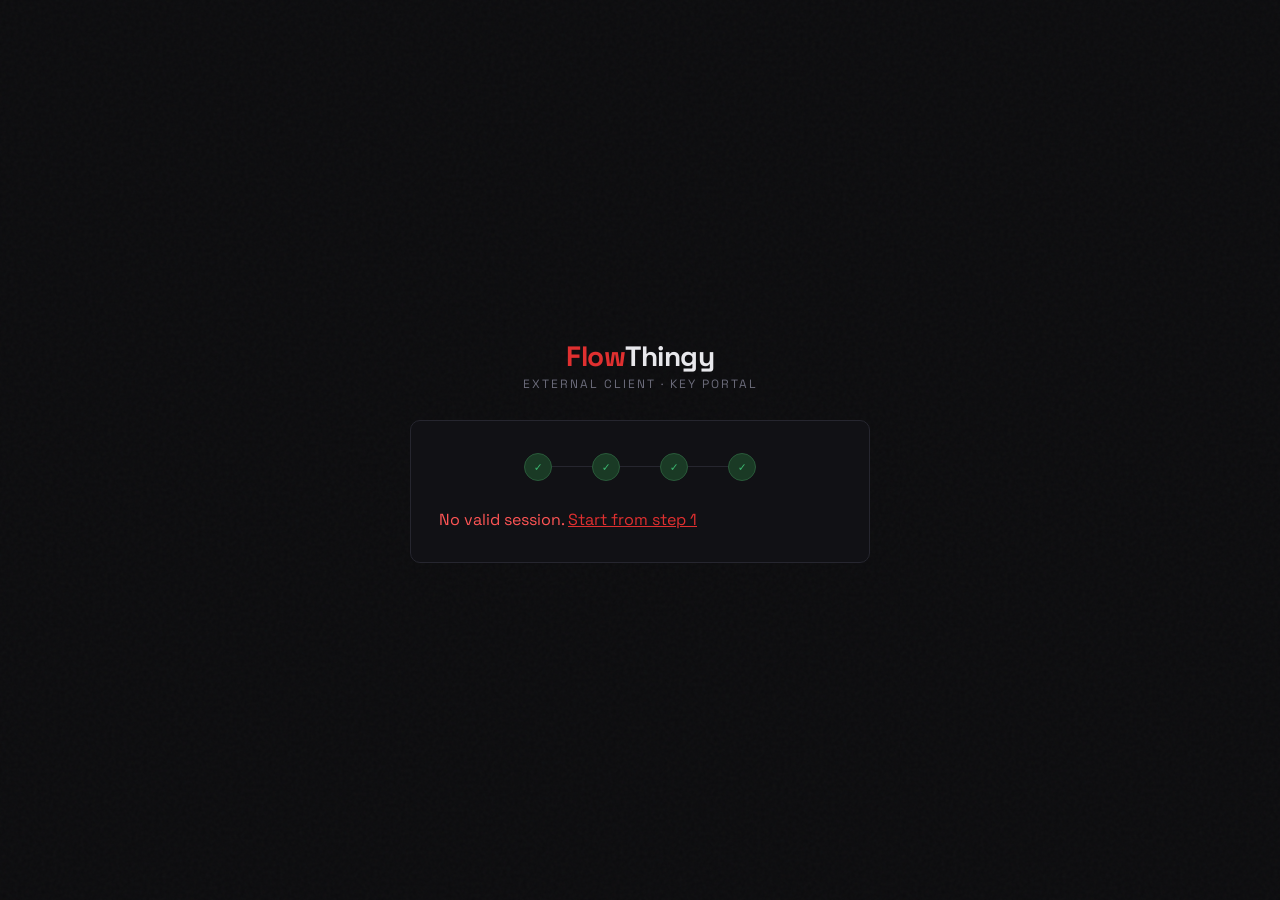
<file: getkey.html>
<!DOCTYPE html>
<html lang="en">
<head>
<meta charset="UTF-8">
<meta name="viewport" content="width=device-width,initial-scale=1">
<title>FlowThingy — Your Key</title>
<link rel="stylesheet" href="style.css">
</head>
<body>
<div class="wrap">
  <div class="brand">
    <div class="brand-name">Flow<em>Thingy</em></div>
    <div class="brand-tag">External Client · Key Portal</div>
  </div>
  <div class="card">
    <div class="steps-row">
      <div class="step-dot done">✓</div><div class="step-line"></div>
      <div class="step-dot done">✓</div><div class="step-line"></div>
      <div class="step-dot done">✓</div><div class="step-line"></div>
      <div class="step-dot done">✓</div>
    </div>
    <div id="content"><div class="card-desc" style="text-align:center">generating your key...</div></div>
  </div>
</div>

<script>
const SB_URL = "https://azezkzvjpgcvrubbwuep.supabase.co";
const SB_KEY = "eyJhbGciOiJIUzI1NiIsInR5cCI6IkpXVCJ9.eyJpc3MiOiJzdXBhYmFzZSIsInJlZiI6ImF6ZXprenZqcGdjdnJ1YmJ3dWVwIiwicm9sZSI6ImFub24iLCJpYXQiOjE3ODM4NTM0OTQsImV4cCI6MjA5OTQyOTQ5NH0.ZZMvTSubWXui--aiHx1LVtRDHYEKTQGc5sY8RgVLKVQ";

function randKey() {
  const c='abcdefghijklmnopqrstuvwxyzABCDEFGHIJKLMNOPQRSTUVWXYZ0123456789';
  let k='FT';
  for(let i=0;i<40;i++) k+=c[Math.floor(Math.random()*c.length)];
  return k;
}

async function getIP() {
  try {
    const r = await fetch('https://api.ipify.org?format=json');
    const d = await r.json();
    return d.ip;
  } catch { return 'unknown'; }
}

async function run() {
  const token  = localStorage.getItem('ft_token4');
  const user   = localStorage.getItem('ft_user') || '';
  const leftAt = parseInt(localStorage.getItem('ft_left_at')||'0');
  const el     = document.getElementById('content');

  if (!token || !user) {
    el.innerHTML = `<p class="err">No valid session. <a href="step1.html" style="color:var(--red)">Start from step 1</a></p>`;
    return;
  }
  if (leftAt === 0 || (Date.now()-leftAt)/1000 < 8) {
    ['ft_token1','ft_token2','ft_token3','ft_token4','ft_left_at'].forEach(k=>localStorage.removeItem(k));
    el.innerHTML = `<p class="err">Bypass detected. <a href="step1.html" style="color:var(--red)">Start over</a></p>`;
    return;
  }

  const tr = await fetch(`${SB_URL}/rest/v1/step_tokens?token=eq.${token}&step=eq.4&used=eq.false&select=*`,
    { headers: { apikey: SB_KEY, Authorization: `Bearer ${SB_KEY}` } });
  const trows = await tr.json();
  if (!trows || trows.length === 0 || new Date(trows[0].expires_at) < new Date()) {
    el.innerHTML = `<p class="err">Session expired. <a href="step1.html" style="color:var(--red)">Start over</a></p>`;
    return;
  }

  await fetch(`${SB_URL}/rest/v1/step_tokens?token=eq.${token}`, {
    method: 'PATCH',
    headers: { 'Content-Type':'application/json', apikey:SB_KEY, Authorization:`Bearer ${SB_KEY}`, Prefer:'return=minimal' },
    body: JSON.stringify({ used: true })
  });
  ['ft_token1','ft_token2','ft_token3','ft_token4','ft_left_at'].forEach(k=>localStorage.removeItem(k));

  const ip = await getIP();

  const chk = await fetch(
    `${SB_URL}/rest/v1/licenses?minecraft_user=eq.${encodeURIComponent(user)}&activated=eq.true&select=key,expires_at,ip_address`,
    { headers: { apikey: SB_KEY, Authorization: `Bearer ${SB_KEY}` } }
  );
  const existing = await chk.json();
  const now = new Date();
  const live = Array.isArray(existing) && existing.find(r => new Date(r.expires_at) > now);

  if (live) {
    // User already has a valid key — show countdown
    const exp = new Date(live.expires_at);
    const msLeft = exp - now;
    const hLeft  = Math.floor(msLeft / 3600000);
    const mLeft  = Math.floor((msLeft % 3600000) / 60000);
    el.innerHTML = `
      <div class="card-title" style="color:#e8a030">⏳ Key already active</div>
      <div class="card-desc">You already have a valid key, <b>${user}</b>. You can generate a new one after it expires.</div>
      <div style="background:var(--bg3);border:1px solid #e8a03055;border-radius:8px;padding:14px;margin:16px 0;text-align:center;">
        <div style="font-size:0.8rem;color:var(--muted);margin-bottom:4px">Next key available in</div>
        <div style="font-size:1.8rem;font-weight:700;color:#e8a030;font-family:'JetBrains Mono',monospace">${hLeft}h ${mLeft}m</div>
      </div>
      <div class="key-display" id="kd" style="font-size:0.78rem;word-break:break-all;letter-spacing:1px;line-height:1.5">${live.key}</div>
      <button class="btn" onclick="copy()">Copy existing key</button>
      <p class="note" style="color:var(--muted)">Your key is still valid — copy it and use it in Minecraft.</p>
    `;
    return;
  }

  const key = randKey();
  const exp = new Date(now.getTime() + 24*3600*1000).toISOString();

  const ins = await fetch(`${SB_URL}/rest/v1/licenses`, {
    method: 'POST',
    headers: { 'Content-Type':'application/json', apikey:SB_KEY, Authorization:`Bearer ${SB_KEY}`, Prefer:'return=minimal' },
    body: JSON.stringify({
      key, minecraft_user: user,
      expires_at: exp,
      activated: true,
      activated_at: now.toISOString(),
      link_used: true,
      ip_address: ip
    })
  });

  if (ins.ok) {
    show(key, new Date(exp), user, ip, el);
  } else {
    const errText = await ins.text();
    el.innerHTML = `<p class="err">Error (${ins.status}): ${errText}</p>`;
  }
}

function show(key, exp, user, ip, el) {
  const h = Math.round((exp - new Date()) / 3600000);
  el.innerHTML = `
    <div class="card-title ok">Key generated</div>
    <div class="card-desc">Welcome, <b>${user}</b>. This key is locked to your account and IP.</div>
    <div class="key-display" id="kd" style="font-size:0.78rem;word-break:break-all;letter-spacing:1px;line-height:1.5">${key}</div>
    <button class="btn" onclick="copy()">Copy key</button>
    <p class="warn">⏱ Expires in ~${h}h — you cannot generate a new key until this one expires.</p>
    <div class="how">
      <b>How to activate:</b><br>
      1. Copy the key above<br>
      2. Open Minecraft — an activation screen will appear<br>
      3. Paste your key and click Activate<br>
      4. You're in!
    </div>
  `;
}

function copy() {
  const k = document.getElementById('kd');
  if (!k) return;
  navigator.clipboard.writeText(k.innerText).then(() => {
    const btn = document.querySelector('.btn');
    btn.textContent = 'Copied!';
    setTimeout(() => btn.textContent = 'Copy key', 2000);
  });
}

run();
</script>
</body>
</html>
</file>
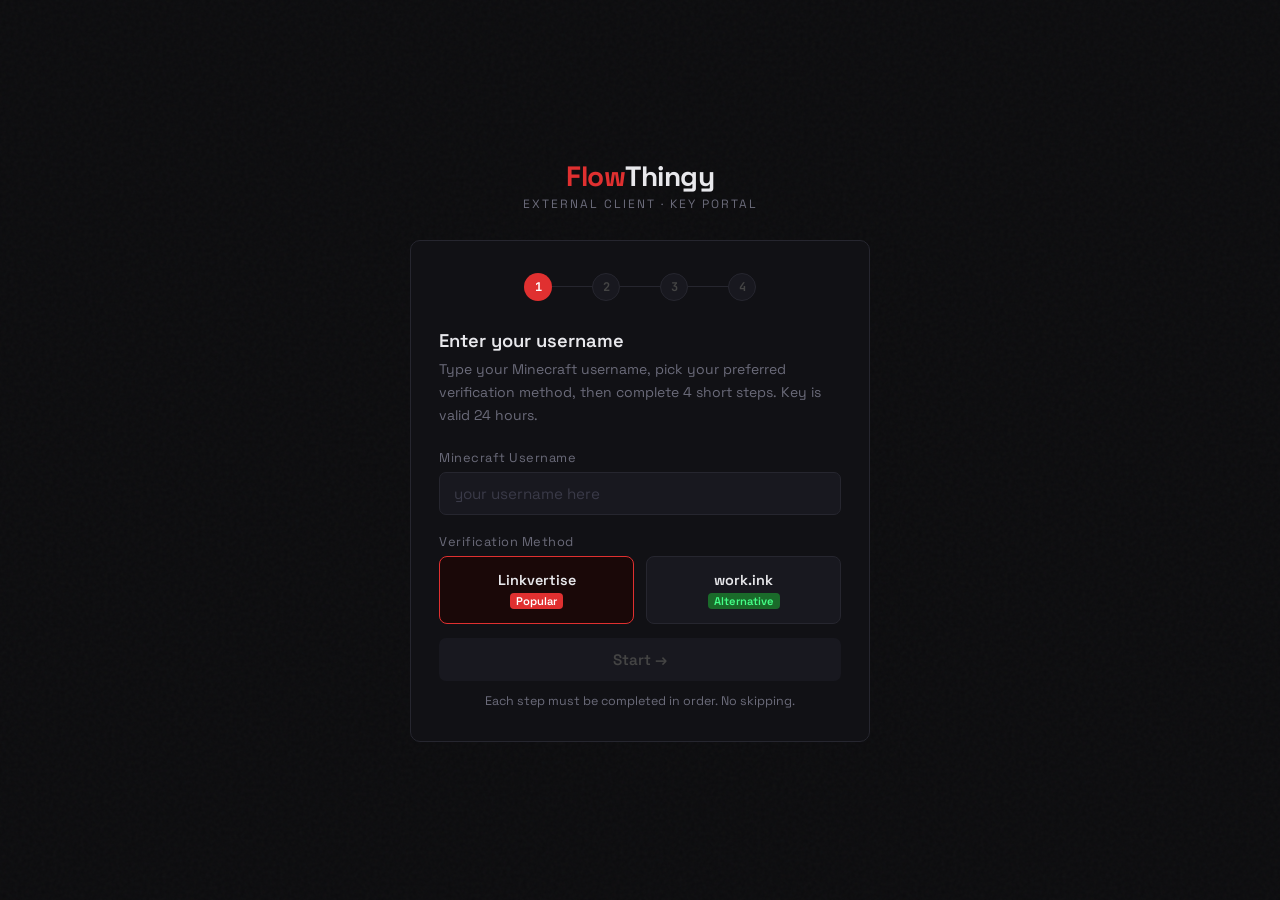
<file: step1.html>
<!DOCTYPE html>
<html lang="en">
<head>
<meta charset="UTF-8">
<meta name="viewport" content="width=device-width,initial-scale=1">
<title>FlowThingy — Get Key</title>
<link rel="stylesheet" href="style.css">
<style>
.choice-row { display: flex; gap: 12px; margin-top: 6px; }
.choice-btn {
  flex: 1; padding: 14px 10px; border-radius: 8px; border: 1px solid var(--border);
  background: var(--bg3); cursor: pointer; text-align: center;
  transition: border-color 0.15s, background 0.15s; color: var(--text);
  font-family: 'Space Grotesk', sans-serif; font-size: 0.9rem; font-weight: 600;
}
.choice-btn:hover { border-color: var(--red); background: #1a0808; }
.choice-btn.selected { border-color: var(--red); background: #1a0808; }
.choice-btn .badge {
  display: inline-block; font-size: 0.7rem; background: var(--red);
  color: #fff; padding: 1px 6px; border-radius: 4px; margin-top: 4px;
}
.choice-btn .badge.green { background: #1a6a2a; color: #44ff88; }
</style>
</head>
<body>
<div class="wrap">
  <div class="brand">
    <div class="brand-name">Flow<em>Thingy</em></div>
    <div class="brand-tag">External Client · Key Portal</div>
  </div>
  <div class="card">
    <div class="steps-row">
      <div class="step-dot active">1</div><div class="step-line"></div>
      <div class="step-dot pending">2</div><div class="step-line"></div>
      <div class="step-dot pending">3</div><div class="step-line"></div>
      <div class="step-dot pending">4</div>
    </div>
    <div class="card-title">Enter your username</div>
    <div class="card-desc">Type your Minecraft username, pick your preferred verification method, then complete 4 short steps. Key is valid 24 hours.</div>

    <label>Minecraft Username</label>
    <input class="input" id="user" placeholder="your username here" maxlength="32" autocomplete="off" />

    <label style="margin-top:4px">Verification Method</label>
    <div class="choice-row">
      <div class="choice-btn selected" id="btn-lv" onclick="selectMethod('linkvertise')">
        Linkvertise
        <br><span class="badge">Popular</span>
      </div>
      <div class="choice-btn" id="btn-wi" onclick="selectMethod('workink')">
        work.ink
        <br><span class="badge green">Alternative</span>
      </div>
    </div>

    <a class="btn off" id="goBtn" style="margin-top:14px">Start &rarr;</a>
    <p class="note">Each step must be completed in order. No skipping.</p>
  </div>
</div>

<script>
const SB_URL = "https://azezkzvjpgcvrubbwuep.supabase.co";
const SB_KEY = "eyJhbGciOiJIUzI1NiIsInR5cCI6IkpXVCJ9.eyJpc3MiOiJzdXBhYmFzZSIsInJlZiI6ImF6ZXprenZqcGdjdnJ1YmJ3dWVwIiwicm9sZSI6ImFub24iLCJpYXQiOjE3ODM4NTM0OTQsImV4cCI6MjA5OTQyOTQ5NH0.ZZMvTSubWXui--aiHx1LVtRDHYEKTQGc5sY8RgVLKVQ";

const LINKS = {
  linkvertise: "https://link-hub.net/1365538/rLTEsDhgTS3n",
  workink:     "https://work.ink/2JPY/flowthingy-step2"
};

let method = 'linkvertise';

function selectMethod(m) {
  method = m;
  document.getElementById('btn-lv').classList.toggle('selected', m==='linkvertise');
  document.getElementById('btn-wi').classList.toggle('selected', m==='workink');
}

function randTok() {
  return Math.random().toString(36).substr(2,10)+Math.random().toString(36).substr(2,10);
}

const inp = document.getElementById('user');
const btn = document.getElementById('goBtn');
inp.addEventListener('input', () => btn.classList.toggle('off', inp.value.trim().length < 2));

btn.addEventListener('click', async () => {
  const user = inp.value.trim();
  if (user.length < 2) return;

  const token = randTok();
  const exp   = new Date(Date.now() + 30*60*1000).toISOString();

  const res = await fetch(`${SB_URL}/rest/v1/step_tokens`, {
    method: 'POST',
    headers: { 'Content-Type':'application/json', apikey:SB_KEY, Authorization:`Bearer ${SB_KEY}`, Prefer:'return=minimal' },
    body: JSON.stringify({ token, step:1, minecraft_user:user, expires_at:exp })
  });

  if (res.ok) {
    localStorage.setItem('ft_token1', token);
    localStorage.setItem('ft_user', user);
    localStorage.setItem('ft_method', method);
    localStorage.setItem('ft_left_at', Date.now().toString());
    window.location.href = LINKS[method];
  } else {
    alert('Error starting session. Try again.');
  }
});
</script>
</body>
</html>
</file>
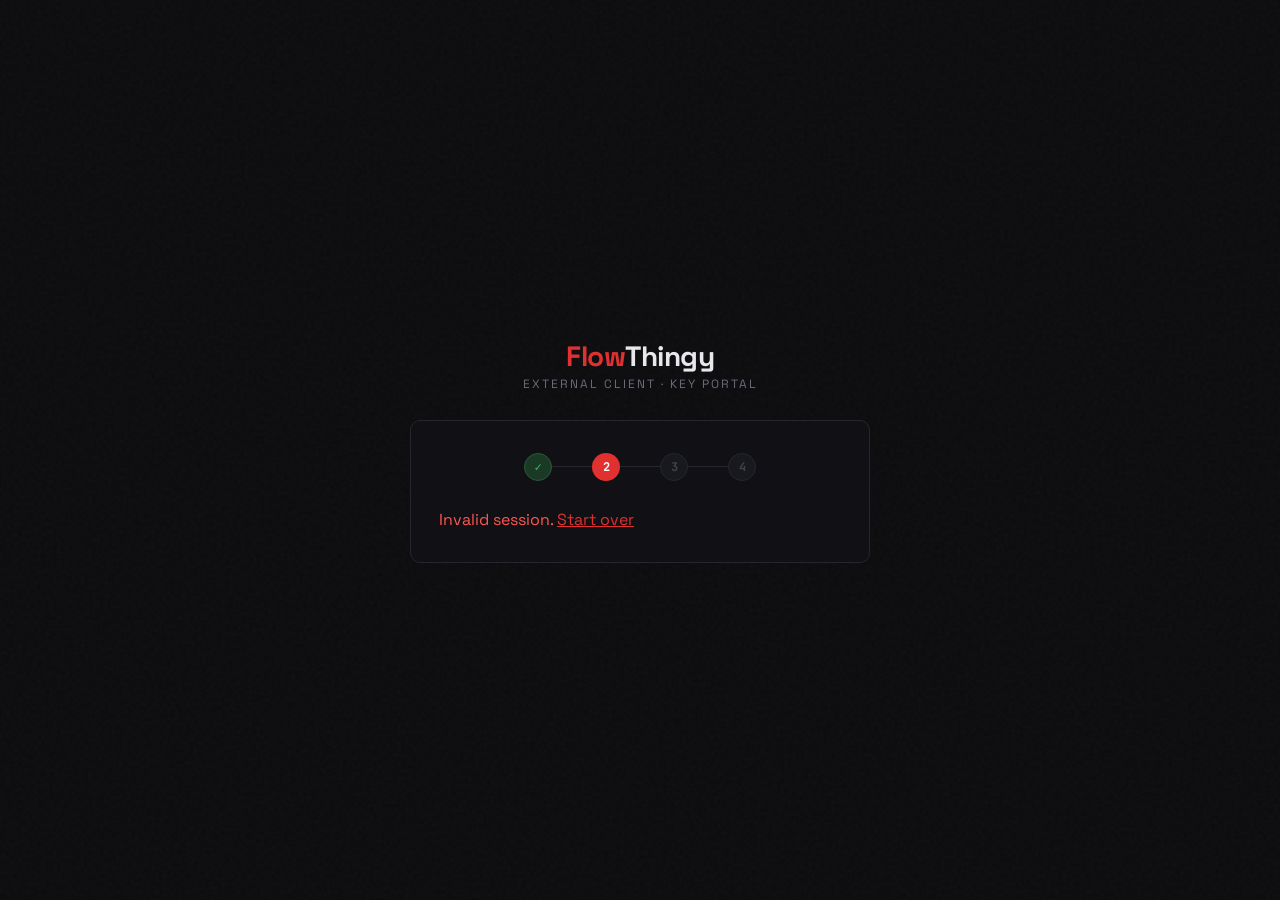
<file: step2.html>
<!DOCTYPE html>
<html lang="en">
<head>
<meta charset="UTF-8">
<meta name="viewport" content="width=device-width,initial-scale=1">
<title>FlowThingy — Step 2</title>
<link rel="stylesheet" href="style.css">
</head>
<body>
<div class="wrap">
  <div class="brand">
    <div class="brand-name">Flow<em>Thingy</em></div>
    <div class="brand-tag">External Client · Key Portal</div>
  </div>
  <div class="card" id="card">
    <div class="steps-row">
      <div class="step-dot done">✓</div><div class="step-line"></div>
      <div class="step-dot active">2</div><div class="step-line"></div>
      <div class="step-dot pending">3</div><div class="step-line"></div>
      <div class="step-dot pending">4</div>
    </div>
    <div id="content"><div class="card-desc">Verifying...</div></div>
  </div>
</div>
<script>
const SB_URL = "https://azezkzvjpgcvrubbwuep.supabase.co";
const SB_KEY = "eyJhbGciOiJIUzI1NiIsInR5cCI6IkpXVCJ9.eyJpc3MiOiJzdXBhYmFzZSIsInJlZiI6ImF6ZXprenZqcGdjdnJ1YmJ3dWVwIiwicm9sZSI6ImFub24iLCJpYXQiOjE3ODM4NTM0OTQsImV4cCI6MjA5OTQyOTQ5NH0.ZZMvTSubWXui--aiHx1LVtRDHYEKTQGc5sY8RgVLKVQ";
const LINK2 = {
  linkvertise: "https://link-hub.net/1365538/BEIVnEE0ZvHy",
  workink:     "https://work.ink/2JPY/flowthingy-step3"
};

function randTok() {
  return Math.random().toString(36).substr(2,10) + Math.random().toString(36).substr(2,10);
}

async function init() {
  const token = localStorage.getItem('ft_token1');
  const user  = localStorage.getItem('ft_user') || '';
  const leftAt = parseInt(localStorage.getItem('ft_left_at') || '0');
  const el    = document.getElementById('content');

  if (!token || !user) { el.innerHTML = `<p class="err">Invalid session. <a href="step1.html" style="color:var(--red)">Start over</a></p>`; return; }

  const elapsed = (Date.now() - leftAt) / 1000;
  if (leftAt === 0 || elapsed < 8) {
    el.innerHTML = `<p class="err">Please complete the link properly — bypass detected.<br><a href="step1.html" style="color:var(--red)">Start over</a></p>`;
    ['ft_token1','ft_token2','ft_token3','ft_token4','ft_left_at'].forEach(k=>localStorage.removeItem(k));
    return;
  }

  if (!token || !user) { el.innerHTML = `<p class="err">Invalid session. <a href="step1.html" style="color:var(--red)">Start over</a></p>`; return; }

  const res  = await fetch(`${SB_URL}/rest/v1/step_tokens?token=eq.${token}&step=eq.1&used=eq.false&select=*`,
    { headers: { apikey: SB_KEY, Authorization: `Bearer ${SB_KEY}` } });
  const rows = await res.json();

  if (!rows || rows.length === 0 || new Date(rows[0].expires_at) < new Date()) {
    el.innerHTML = `<p class="err">Session expired or invalid. <a href="step1.html" style="color:var(--red)">Start over</a></p>`; return;
  }

  await fetch(`${SB_URL}/rest/v1/step_tokens?token=eq.${token}`, {
    method: 'PATCH',
    headers: { 'Content-Type':'application/json', apikey:SB_KEY, Authorization:`Bearer ${SB_KEY}`, Prefer:'return=minimal' },
    body: JSON.stringify({ used: true })
  });

  const tok2 = randTok();
  const exp  = new Date(Date.now() + 30*60*1000).toISOString();
  await fetch(`${SB_URL}/rest/v1/step_tokens`, {
    method: 'POST',
    headers: { 'Content-Type':'application/json', apikey:SB_KEY, Authorization:`Bearer ${SB_KEY}`, Prefer:'return=minimal' },
    body: JSON.stringify({ token: tok2, step: 2, minecraft_user: user, expires_at: exp })
  });

  localStorage.setItem('ft_token2', tok2);
  localStorage.setItem('ft_user', user);

  el.innerHTML = `
    <div class="card-title ok">Step 1 done</div>
    <div class="card-desc">Good job. Two more after this. Complete the link below.</div>
    <a class="btn" id="lnk">Continue &rarr;</a>
    <p class="note">Don't skip — each step is required.</p>
  `;
  document.getElementById('lnk').onclick = () => {
    localStorage.setItem('ft_left_at', Date.now().toString());
    const m = localStorage.getItem('ft_method') || 'linkvertise';
    window.location.href = LINK2[m];
  };
}
init();
</script>
</body>
</html>
</file>
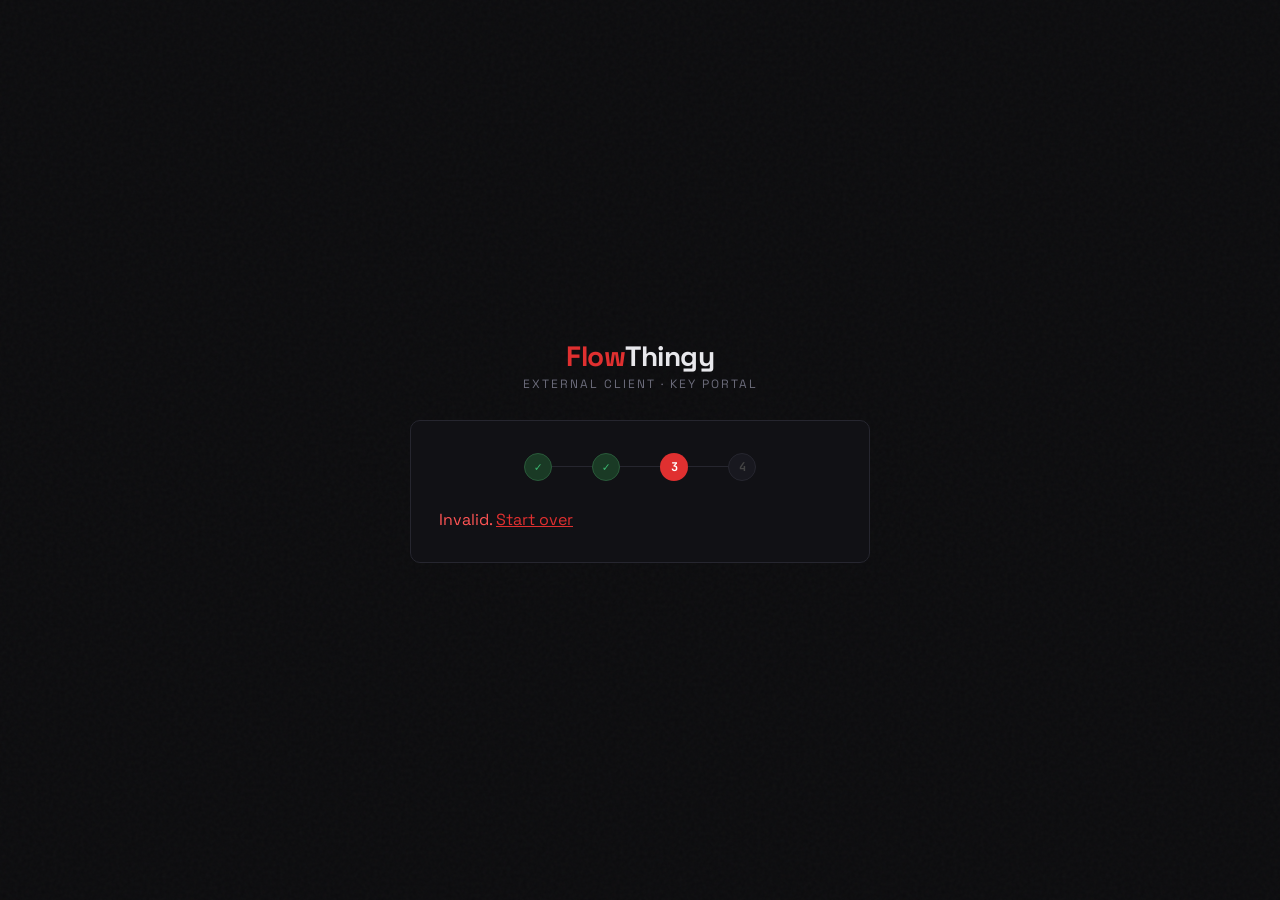
<file: step3.html>
<!DOCTYPE html>
<html lang="en">
<head>
<meta charset="UTF-8">
<meta name="viewport" content="width=device-width,initial-scale=1">
<title>FlowThingy — Step 3</title>
<link rel="stylesheet" href="style.css">
</head>
<body>
<div class="wrap">
  <div class="brand">
    <div class="brand-name">Flow<em>Thingy</em></div>
    <div class="brand-tag">External Client · Key Portal</div>
  </div>
  <div class="card">
    <div class="steps-row">
      <div class="step-dot done">✓</div><div class="step-line"></div>
      <div class="step-dot done">✓</div><div class="step-line"></div>
      <div class="step-dot active">3</div><div class="step-line"></div>
      <div class="step-dot pending">4</div>
    </div>
    <div id="content"><div class="card-desc">Verifying...</div></div>
  </div>
</div>
<script>
const SB_URL = "https://azezkzvjpgcvrubbwuep.supabase.co";
const SB_KEY = "eyJhbGciOiJIUzI1NiIsInR5cCI6IkpXVCJ9.eyJpc3MiOiJzdXBhYmFzZSIsInJlZiI6ImF6ZXprenZqcGdjdnJ1YmJ3dWVwIiwicm9sZSI6ImFub24iLCJpYXQiOjE3ODM4NTM0OTQsImV4cCI6MjA5OTQyOTQ5NH0.ZZMvTSubWXui--aiHx1LVtRDHYEKTQGc5sY8RgVLKVQ";
const LINK3 = {
  linkvertise: "https://link-center.net/1365538/w87FRzlkUl0l",
  workink:     "https://work.ink/2JPY/flowthingy-step4"
};

function randTok() { return Math.random().toString(36).substr(2,10)+Math.random().toString(36).substr(2,10); }

async function init() {
  const token=localStorage.getItem('ft_token2'), user=localStorage.getItem('ft_user')||'';
  const leftAt=parseInt(localStorage.getItem('ft_left_at')||'0');
  const el=document.getElementById('content');
  if(!token||!user){el.innerHTML=`<p class="err">Invalid. <a href="step1.html" style="color:var(--red)">Start over</a></p>`;return;}
  if(leftAt===0||(Date.now()-leftAt)/1000<8){
    ['ft_token1','ft_token2','ft_token3','ft_token4','ft_left_at'].forEach(k=>localStorage.removeItem(k));
    el.innerHTML=`<p class="err">Bypass detected. <a href="step1.html" style="color:var(--red)">Start over</a></p>`;return;
  }
  const res=await fetch(`${SB_URL}/rest/v1/step_tokens?token=eq.${token}&step=eq.2&used=eq.false&select=*`,{headers:{apikey:SB_KEY,Authorization:`Bearer ${SB_KEY}`}});
  const rows=await res.json();
  if(!rows||rows.length===0||new Date(rows[0].expires_at)<new Date()){el.innerHTML=`<p class="err">Expired. <a href="step1.html" style="color:var(--red)">Start over</a></p>`;return;}
  await fetch(`${SB_URL}/rest/v1/step_tokens?token=eq.${token}`,{method:'PATCH',headers:{'Content-Type':'application/json',apikey:SB_KEY,Authorization:`Bearer ${SB_KEY}`,Prefer:'return=minimal'},body:JSON.stringify({used:true})});
  const tok3=randTok(), exp=new Date(Date.now()+30*60*1000).toISOString();
  await fetch(`${SB_URL}/rest/v1/step_tokens`,{method:'POST',headers:{'Content-Type':'application/json',apikey:SB_KEY,Authorization:`Bearer ${SB_KEY}`,Prefer:'return=minimal'},body:JSON.stringify({token:tok3,step:3,minecraft_user:user,expires_at:exp})});
  localStorage.setItem('ft_token3',tok3);
  el.innerHTML=`<div class="card-title ok">Step 2 done</div><div class="card-desc">Almost there. One more after this.</div><a class="btn" id="lnk">Step 3 &rarr;</a><p class="note">Last stretch!</p>`;
  document.getElementById('lnk').onclick=()=>{
    localStorage.setItem('ft_left_at', Date.now().toString());
    const m=localStorage.getItem('ft_method')||'linkvertise';
    window.location.href=LINK3[m];
  };
}
init();
</script>
</body>
</html>
</file>
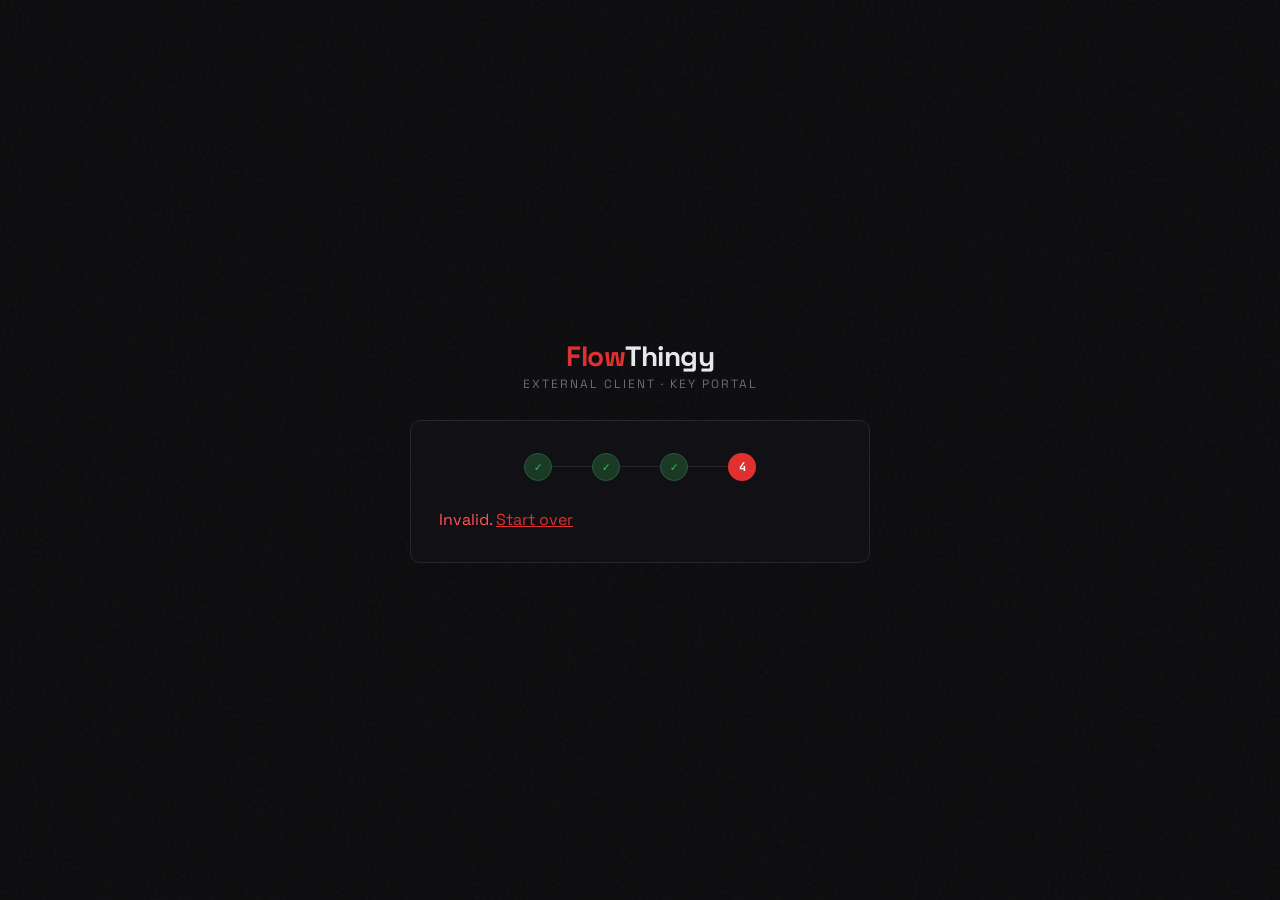
<file: step4.html>
<!DOCTYPE html>
<html lang="en">
<head>
<meta charset="UTF-8">
<meta name="viewport" content="width=device-width,initial-scale=1">
<title>FlowThingy — Final Step</title>
<link rel="stylesheet" href="style.css">
</head>
<body>
<div class="wrap">
  <div class="brand">
    <div class="brand-name">Flow<em>Thingy</em></div>
    <div class="brand-tag">External Client · Key Portal</div>
  </div>
  <div class="card">
    <div class="steps-row">
      <div class="step-dot done">✓</div><div class="step-line"></div>
      <div class="step-dot done">✓</div><div class="step-line"></div>
      <div class="step-dot done">✓</div><div class="step-line"></div>
      <div class="step-dot active">4</div>
    </div>
    <div id="content"><div class="card-desc">Verifying...</div></div>
  </div>
</div>
<script>
const SB_URL = "https://azezkzvjpgcvrubbwuep.supabase.co";
const SB_KEY = "eyJhbGciOiJIUzI1NiIsInR5cCI6IkpXVCJ9.eyJpc3MiOiJzdXBhYmFzZSIsInJlZiI6ImF6ZXprenZqcGdjdnJ1YmJ3dWVwIiwicm9sZSI6ImFub24iLCJpYXQiOjE3ODM4NTM0OTQsImV4cCI6MjA5OTQyOTQ5NH0.ZZMvTSubWXui--aiHx1LVtRDHYEKTQGc5sY8RgVLKVQ";
const LINK4 = {
  linkvertise: "https://link-target.net/1365538/stNosS21GqCR",
  workink:     "https://work.ink/2JPY/flowthingy-final"
};

function randTok() { return Math.random().toString(36).substr(2,10)+Math.random().toString(36).substr(2,10); }

async function init() {
  const token=localStorage.getItem('ft_token3'), user=localStorage.getItem('ft_user')||'';
  const leftAt=parseInt(localStorage.getItem('ft_left_at')||'0');
  const el=document.getElementById('content');
  if(!token||!user){el.innerHTML=`<p class="err">Invalid. <a href="step1.html" style="color:var(--red)">Start over</a></p>`;return;}
  if(leftAt===0||(Date.now()-leftAt)/1000<8){
    ['ft_token1','ft_token2','ft_token3','ft_token4','ft_left_at'].forEach(k=>localStorage.removeItem(k));
    el.innerHTML=`<p class="err">Bypass detected. <a href="step1.html" style="color:var(--red)">Start over</a></p>`;return;
  }
  const res=await fetch(`${SB_URL}/rest/v1/step_tokens?token=eq.${token}&step=eq.3&used=eq.false&select=*`,{headers:{apikey:SB_KEY,Authorization:`Bearer ${SB_KEY}`}});
  const rows=await res.json();
  if(!rows||rows.length===0||new Date(rows[0].expires_at)<new Date()){el.innerHTML=`<p class="err">Expired. <a href="step1.html" style="color:var(--red)">Start over</a></p>`;return;}
  await fetch(`${SB_URL}/rest/v1/step_tokens?token=eq.${token}`,{method:'PATCH',headers:{'Content-Type':'application/json',apikey:SB_KEY,Authorization:`Bearer ${SB_KEY}`,Prefer:'return=minimal'},body:JSON.stringify({used:true})});
  const tok4=randTok(), exp=new Date(Date.now()+30*60*1000).toISOString();
  await fetch(`${SB_URL}/rest/v1/step_tokens`,{method:'POST',headers:{'Content-Type':'application/json',apikey:SB_KEY,Authorization:`Bearer ${SB_KEY}`,Prefer:'return=minimal'},body:JSON.stringify({token:tok4,step:4,minecraft_user:user,expires_at:exp})});
  localStorage.setItem('ft_token4',tok4);
  el.innerHTML=`<div class="card-title ok">Step 3 done</div><div class="card-desc">Final step — complete this last link and your key drops instantly.</div><a class="btn" id="lnk">Get my key &rarr;</a><p class="note">Key generates automatically after this.</p>`;
  document.getElementById('lnk').onclick=()=>{
    localStorage.setItem('ft_left_at', Date.now().toString());
    const m=localStorage.getItem('ft_method')||'linkvertise';
    window.location.href=LINK4[m];
  };
}
init();
</script>
</body>
</html>
</file>
<file: style.css>
@import url('https://fonts.googleapis.com/css2?family=Space+Grotesk:wght@400;500;600;700&family=JetBrains+Mono:wght@400;700&display=swap');

*, *::before, *::after { box-sizing: border-box; margin: 0; padding: 0; }

:root {
  --red:    #e03030;
  --red2:   #ff5555;
  --bg:     #0c0c0e;
  --bg2:    #111115;
  --bg3:    #18181f;
  --border: #26262f;
  --text:   #e8e8ec;
  --muted:  #6b6b7a;
  --green:  #3dba72;
}

body {
  background: var(--bg);
  color: var(--text);
  font-family: 'Space Grotesk', sans-serif;
  min-height: 100vh;
  display: flex;
  align-items: center;
  justify-content: center;
  padding: 20px;
}

/* Subtle noise texture via pseudo */
body::before {
  content: '';
  position: fixed;
  inset: 0;
  background-image: url("data:image/svg+xml,%3Csvg viewBox='0 0 256 256' xmlns='http://www.w3.org/2000/svg'%3E%3Cfilter id='noise'%3E%3CfeTurbulence type='fractalNoise' baseFrequency='0.9' numOctaves='4' stitchTiles='stitch'/%3E%3C/filter%3E%3Crect width='100%25' height='100%25' filter='url(%23noise)' opacity='0.03'/%3E%3C/svg%3E");
  pointer-events: none;
  z-index: 0;
}

.wrap {
  position: relative;
  z-index: 1;
  width: 100%;
  max-width: 460px;
}

/* Header */
.brand {
  text-align: center;
  margin-bottom: 28px;
}
.brand-name {
  font-size: 1.75rem;
  font-weight: 700;
  letter-spacing: -0.5px;
  color: var(--red);
}
.brand-name em {
  color: var(--text);
  font-style: normal;
}
.brand-tag {
  font-size: 0.75rem;
  color: var(--muted);
  letter-spacing: 2px;
  text-transform: uppercase;
  margin-top: 2px;
}

/* Card */
.card {
  background: var(--bg2);
  border: 1px solid var(--border);
  border-radius: 10px;
  padding: 32px 28px;
}

/* Steps indicator */
.steps-row {
  display: flex;
  align-items: center;
  justify-content: center;
  gap: 0;
  margin-bottom: 28px;
}
.step-dot {
  width: 28px;
  height: 28px;
  border-radius: 50%;
  display: flex;
  align-items: center;
  justify-content: center;
  font-size: 0.75rem;
  font-weight: 700;
  font-family: 'JetBrains Mono', monospace;
  flex-shrink: 0;
}
.step-dot.done    { background: #1a3a25; color: var(--green); border: 1px solid #2a5a3a; }
.step-dot.active  { background: var(--red); color: #fff; }
.step-dot.pending { background: var(--bg3); color: #444; border: 1px solid var(--border); }
.step-line {
  flex: 1;
  height: 1px;
  background: var(--border);
  max-width: 40px;
}

/* Content */
.card-title {
  font-size: 1.15rem;
  font-weight: 600;
  margin-bottom: 6px;
  color: var(--text);
}
.card-desc {
  font-size: 0.875rem;
  color: var(--muted);
  line-height: 1.65;
  margin-bottom: 22px;
}

/* Input */
label {
  display: block;
  font-size: 0.8rem;
  color: var(--muted);
  margin-bottom: 6px;
  letter-spacing: 0.5px;
}
.input {
  width: 100%;
  padding: 11px 14px;
  background: var(--bg3);
  border: 1px solid var(--border);
  border-radius: 7px;
  color: var(--text);
  font-size: 0.95rem;
  font-family: 'Space Grotesk', sans-serif;
  outline: none;
  transition: border-color 0.15s;
  margin-bottom: 14px;
}
.input:focus { border-color: var(--red); }
.input::placeholder { color: #3a3a48; }

/* Button */
.btn {
  display: block;
  width: 100%;
  padding: 12px;
  background: var(--red);
  color: #fff;
  border: none;
  border-radius: 7px;
  font-size: 0.95rem;
  font-weight: 600;
  font-family: 'Space Grotesk', sans-serif;
  cursor: pointer;
  text-decoration: none;
  text-align: center;
  transition: background 0.15s, opacity 0.15s;
}
.btn:hover { background: var(--red2); }
.btn.off   { background: var(--bg3); color: #444; cursor: not-allowed; pointer-events: none; }

/* Key display */
.key-display {
  background: var(--bg3);
  border: 1px solid #2a3a2a;
  border-radius: 8px;
  padding: 16px;
  font-family: 'JetBrains Mono', monospace;
  font-size: 1.05rem;
  color: var(--green);
  letter-spacing: 2px;
  text-align: center;
  margin: 18px 0;
  word-break: break-all;
}

/* Instructions box */
.how {
  background: var(--bg3);
  border: 1px solid var(--border);
  border-radius: 8px;
  padding: 16px;
  margin-top: 18px;
  font-size: 0.83rem;
  color: var(--muted);
  line-height: 1.75;
}
.how b { color: var(--text); }
.how code {
  font-family: 'JetBrains Mono', monospace;
  background: #0a0a0e;
  color: #7ab8ff;
  padding: 1px 5px;
  border-radius: 3px;
  font-size: 0.82rem;
}

/* Misc */
.note  { font-size: 0.78rem; color: var(--muted); margin-top: 12px; text-align: center; }
.ok    { color: var(--green); }
.warn  { color: #e8a030; font-size: 0.82rem; margin-top: 12px; }
.err   { color: var(--red2); }
.mono  { font-family: 'JetBrains Mono', monospace; }
</file>
